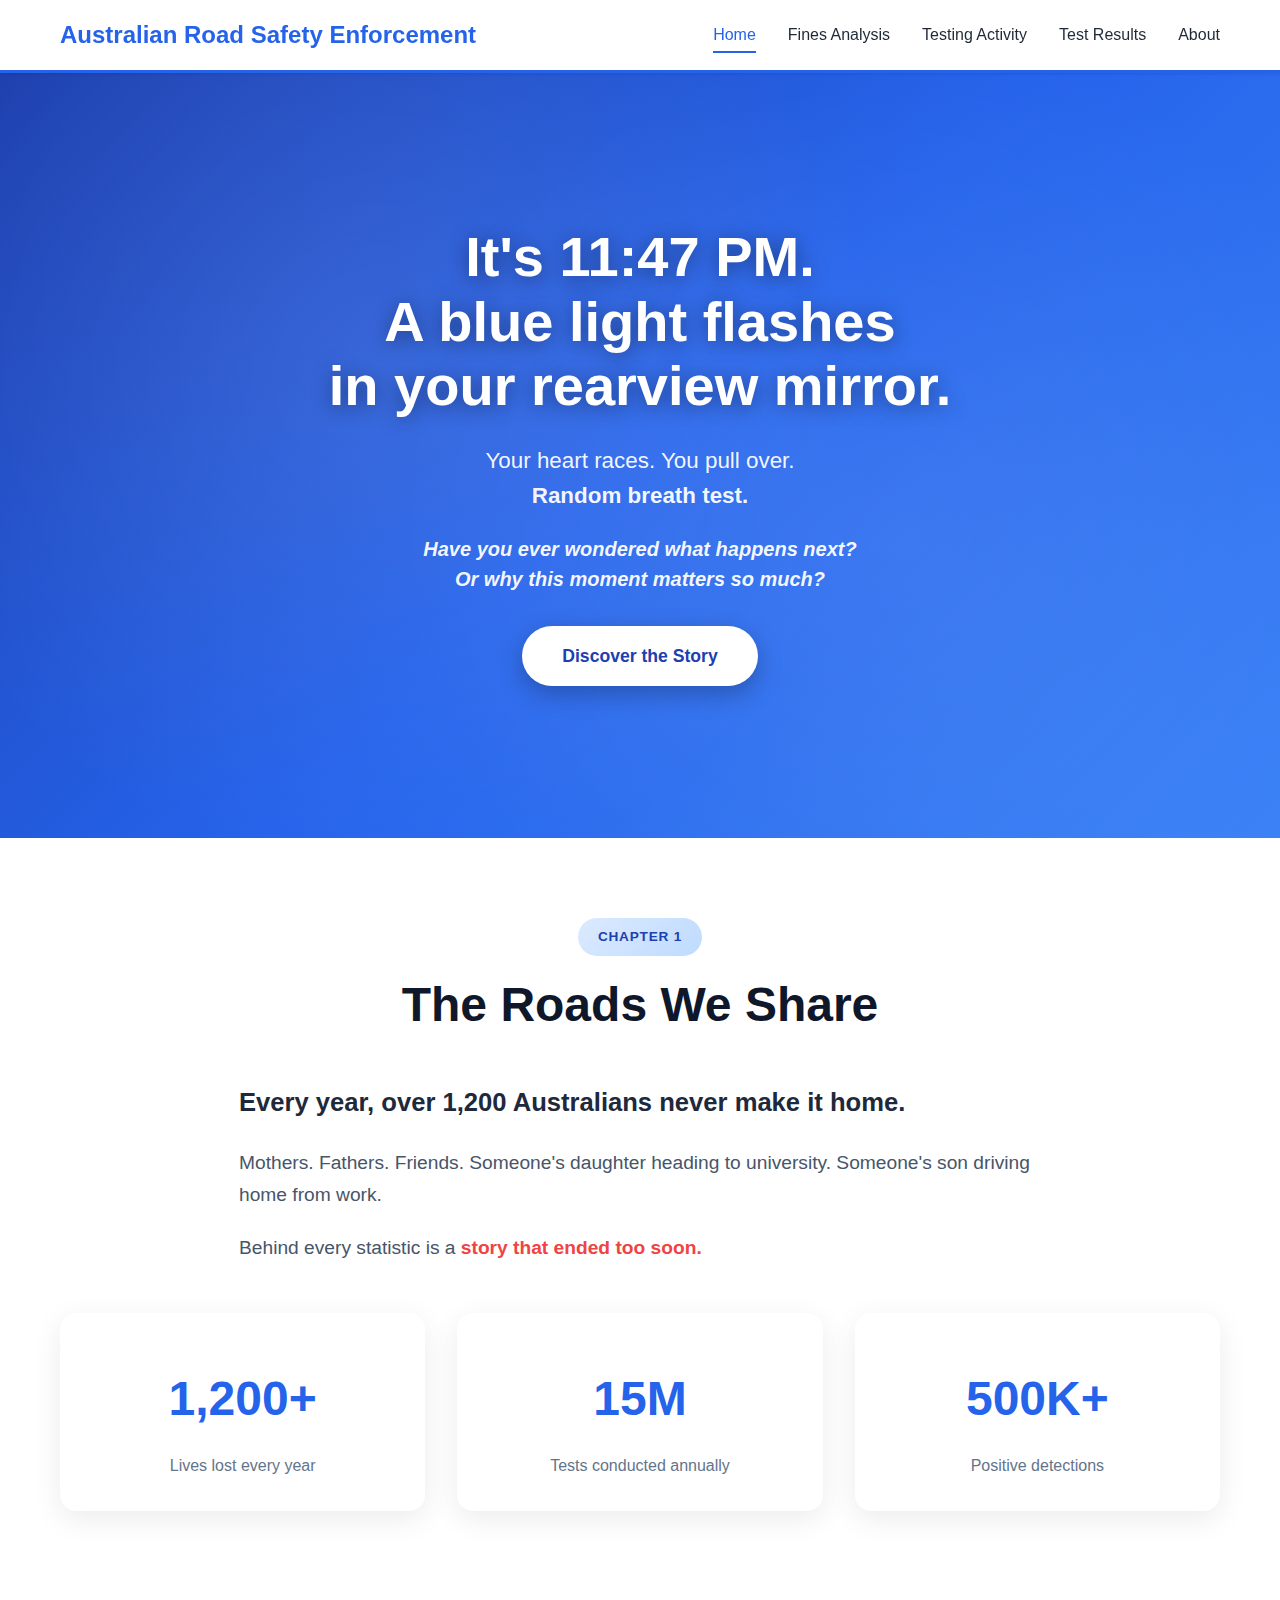
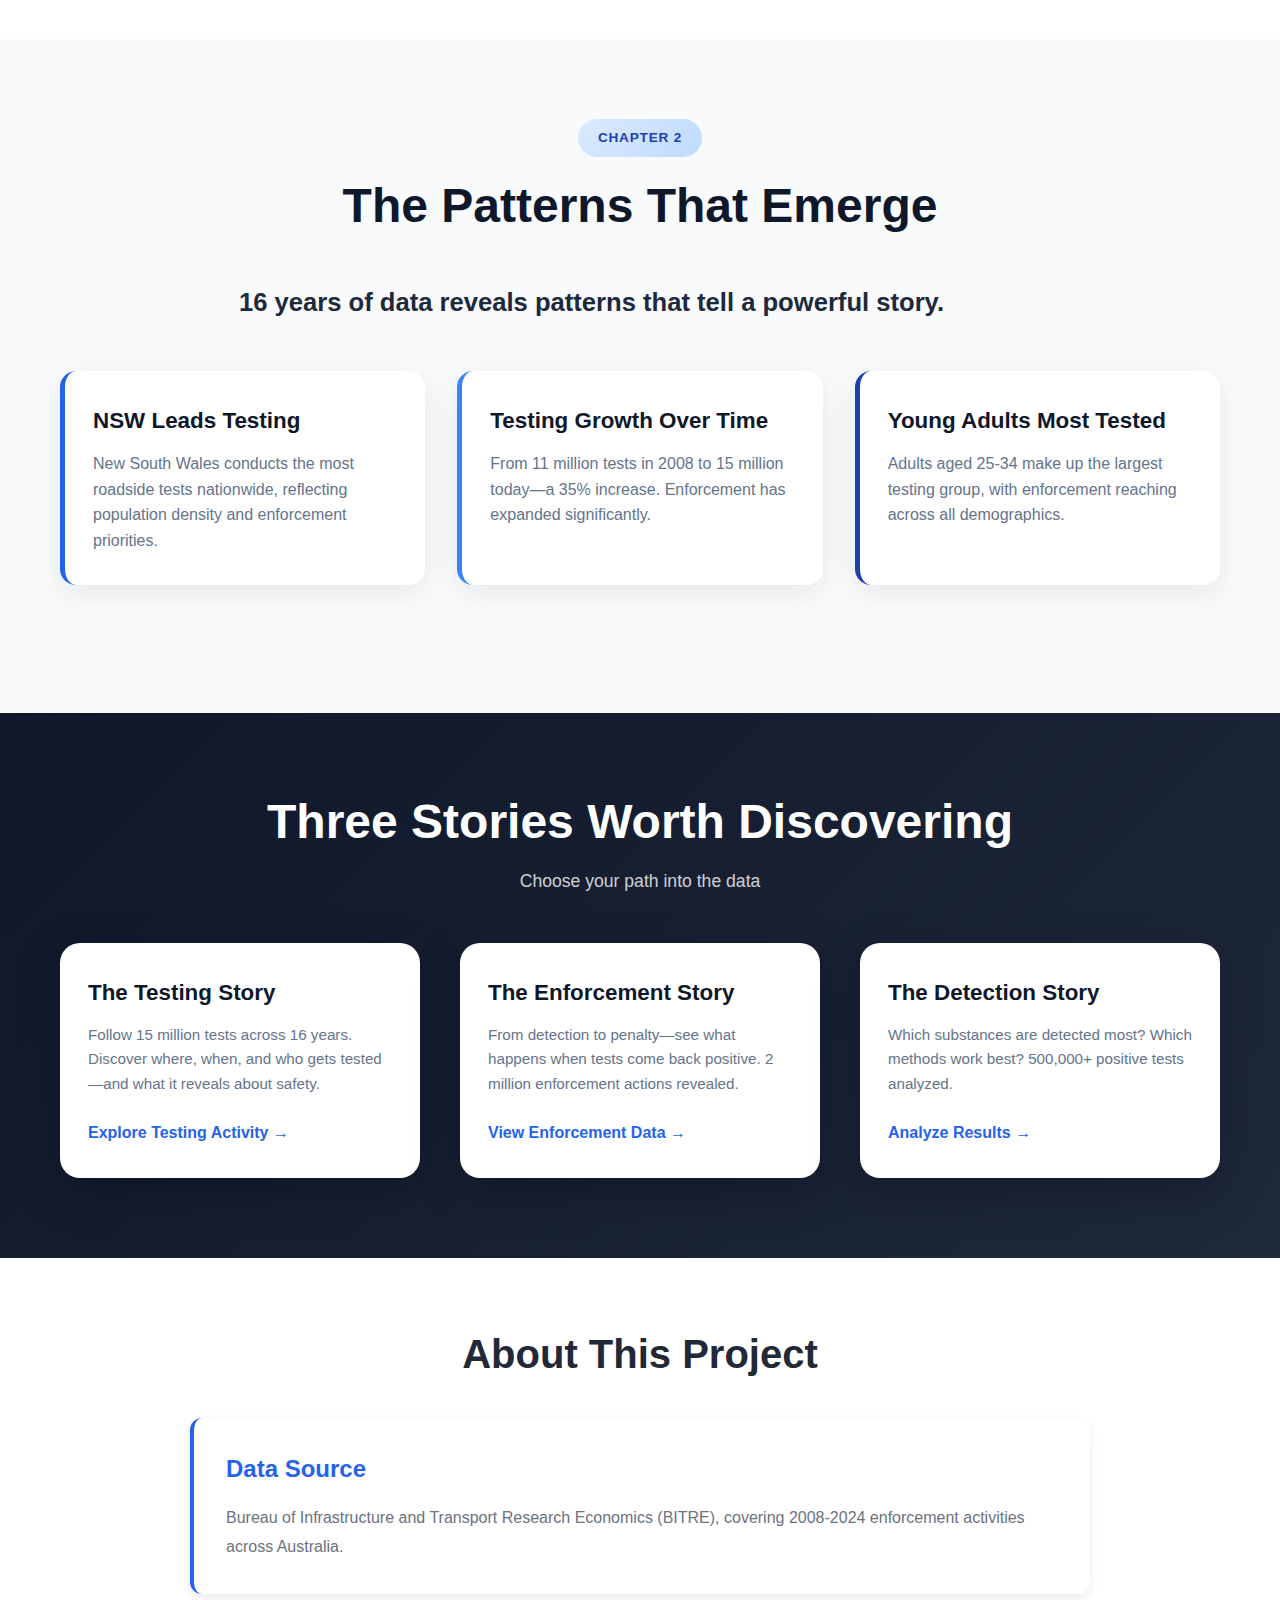
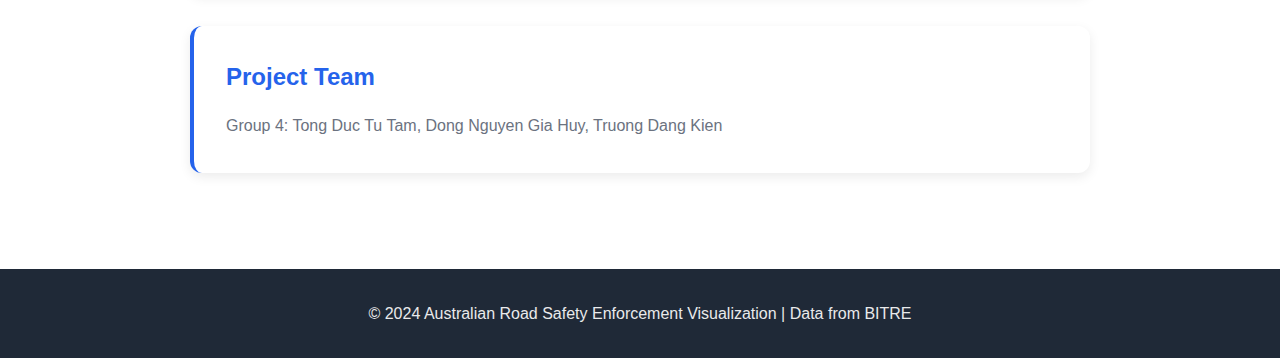
<file: WebDesign/index.html>
<!DOCTYPE html>
<html lang="en">
<head>
    <meta charset="UTF-8">
    <meta name="viewport" content="width=device-width, initial-scale=1.0, maximum-scale=5.0, user-scalable=yes">
    <meta name="apple-mobile-web-app-capable" content="yes">
    <meta name="apple-mobile-web-app-status-bar-style" content="black-translucent">
    <meta name="format-detection" content="telephone=no">
    <title>Australian Road Safety Enforcement - A Story Worth Telling</title>
    <link rel="icon" type="image/svg+xml" href="images/webicon.svg">
    <link rel="stylesheet" href="css/styles.css">
</head>
<body>
    <!-- Navigation Overlay -->
    <div class="nav-overlay"></div>
    
    <header>
        <nav class="navbar">
            <div class="container">
                <h1 class="logo">Australian Road Safety Enforcement</h1>
                
                <!-- Hamburger Menu Button -->
                <button class="hamburger" aria-label="Toggle menu">
                    <span></span>
                    <span></span>
                    <span></span>
                </button>
                
                <ul class="nav-links">
                    <li><a href="index.html" class="active">Home</a></li>
                    <li><a href="fines.html">Fines Analysis</a></li>
                    <li><a href="testing.html">Testing Activity</a></li>
                    <li><a href="results.html">Test Results</a></li>
                    <li><a href="#about">About</a></li>
                </ul>
            </div>
        </nav>
    </header>

    <main>
        <!-- Hero Section -->
        <section class="story-hero">
            <div class="story-hero-bg"></div>
            <div class="container">
                <div class="story-hero-content">
                    <h1 class="story-hero-title">
                        It's 11:47 PM.<br>
                        A blue light flashes<br>
                        in your rearview mirror.
                    </h1>
                    <p class="story-hero-lead">
                        Your heart races. You pull over.<br>
                        <strong>Random breath test.</strong>
                    </p>
                    <p class="story-hero-question">
                        Have you ever wondered what happens next?<br>
                        Or why this moment matters so much?
                    </p>
                    <a href="#the-story" class="story-btn-discover">
                        Discover the Story
                    </a>
                </div>
            </div>
        </section>

        <!-- Chapter 1: The Reality -->
        <section id="the-story" class="story-section">
            <div class="container">
                <div class="story-chapter">
                    <span class="story-chapter-label">Chapter 1</span>
                    <h2 class="story-chapter-title">The Roads We Share</h2>
                </div>

                <div class="story-narrative-block">
                    <p class="story-text-large">
                        Every year, <strong>over 1,200 Australians</strong> never make it home.
                    </p>
                    <p class="story-text-medium">
                        Mothers. Fathers. Friends. Someone's daughter heading to university. 
                        Someone's son driving home from work.
                    </p>
                    <p class="story-text-medium">
                        Behind every statistic is a <span class="story-highlight-text">story that ended too soon.</span>
                    </p>
                </div>

                <div class="story-visual-impact">
                    <div class="story-impact-moment">
                        <div class="story-impact-stat-hero">1,200+</div>
                        <p class="story-impact-caption">Lives lost every year</p>
                    </div>
                    <div class="story-impact-moment">
                        <div class="story-impact-stat-hero">15M</div>
                        <p class="story-impact-caption">Tests conducted annually</p>
                    </div>
                    <div class="story-impact-moment">
                        <div class="story-impact-stat-hero">500K+</div>
                        <p class="story-impact-caption">Positive detections</p>
                    </div>
                </div>
            </div>
        </section>

        <!-- Chapter 2: The Patterns -->
        <section class="story-section" style="background: #f8fafc;">
            <div class="container">
                <div class="story-chapter">
                    <span class="story-chapter-label">Chapter 2</span>
                    <h2 class="story-chapter-title">The Patterns That Emerge</h2>
                </div>

                <div class="story-narrative-block">
                    <p class="story-text-large">
                        <strong>16 years of data</strong> reveals patterns that tell a powerful story.
                    </p>
                </div>

                <div class="story-discovery-cards">
                    <div class="story-discovery-card">
                        <h3 class="story-discovery-title">NSW Leads Testing</h3>
                        <p class="story-discovery-text">
                            New South Wales conducts the most roadside tests nationwide, 
                            reflecting population density and enforcement priorities.
                        </p>
                    </div>

                    <div class="story-discovery-card">
                        <h3 class="story-discovery-title">Testing Growth Over Time</h3>
                        <p class="story-discovery-text">
                            From 11 million tests in 2008 to 15 million today—a 35% increase. 
                            Enforcement has expanded significantly.
                        </p>
                    </div>

                    <div class="story-discovery-card">
                        <h3 class="story-discovery-title">Young Adults Most Tested</h3>
                        <p class="story-discovery-text">
                            Adults aged 25-34 make up the largest testing group, 
                            with enforcement reaching across all demographics.
                        </p>
                    </div>
                </div>
            </div>
        </section>

        <!-- Chapter 3: Explore the Data -->
        <section id="explore" class="story-section" style="background: linear-gradient(135deg, #0f172a 0%, #1e293b 100%);">
            <div class="container">
                <div class="story-chapter">
                    <h2 class="story-chapter-title" style="color: white;">Three Stories Worth Discovering</h2>
                    <p style="color: rgba(255,255,255,0.8); font-size: 1.1rem; margin-top: 1rem;">
                        Choose your path into the data
                    </p>
                </div>

                <div class="story-explore-grid">
                    <a href="testing.html" class="story-explore-card">
                        <h3 class="story-explore-title">The Testing Story</h3>
                        <p class="story-explore-desc">
                            Follow 15 million tests across 16 years. Discover where, when, 
                            and who gets tested—and what it reveals about safety.
                        </p>
                        <span class="story-explore-cta">Explore Testing Activity →</span>
                    </a>

                    <a href="fines.html" class="story-explore-card">
                        <h3 class="story-explore-title">The Enforcement Story</h3>
                        <p class="story-explore-desc">
                            From detection to penalty—see what happens when tests come back positive. 
                            2 million enforcement actions revealed.
                        </p>
                        <span class="story-explore-cta">View Enforcement Data →</span>
                    </a>

                    <a href="results.html" class="story-explore-card">
                        <h3 class="story-explore-title">The Detection Story</h3>
                        <p class="story-explore-desc">
                            Which substances are detected most? Which methods work best? 
                            500,000+ positive tests analyzed.
                        </p>
                        <span class="story-explore-cta">Analyze Results →</span>
                    </a>
                </div>
            </div>
        </section>

        <!-- About Section -->
        <section id="about" class="section">
            <div class="container">
                <h2 class="section-title">About This Project</h2>
                <div class="about-content">
                    <div class="about-block">
                        <h3>Data Source</h3>
                        <p>
                            Bureau of Infrastructure and Transport Research Economics (BITRE), 
                            covering 2008-2024 enforcement activities across Australia.
                        </p>
                    </div>
                    <div class="about-block">
                        <h3>Project Team</h3>
                        <p>Group 4: Tong Duc Tu Tam, Dong Nguyen Gia Huy, Truong Dang Kien</p>
                    </div>
                </div>
            </div>
        </section>
    </main>

    <footer>
        <div class="container">
            <p>&copy; 2024 Australian Road Safety Enforcement Visualization | Data from BITRE</p>
        </div>
    </footer>

    <script src="js/main.js"></script>
</body>
</html>
</file>
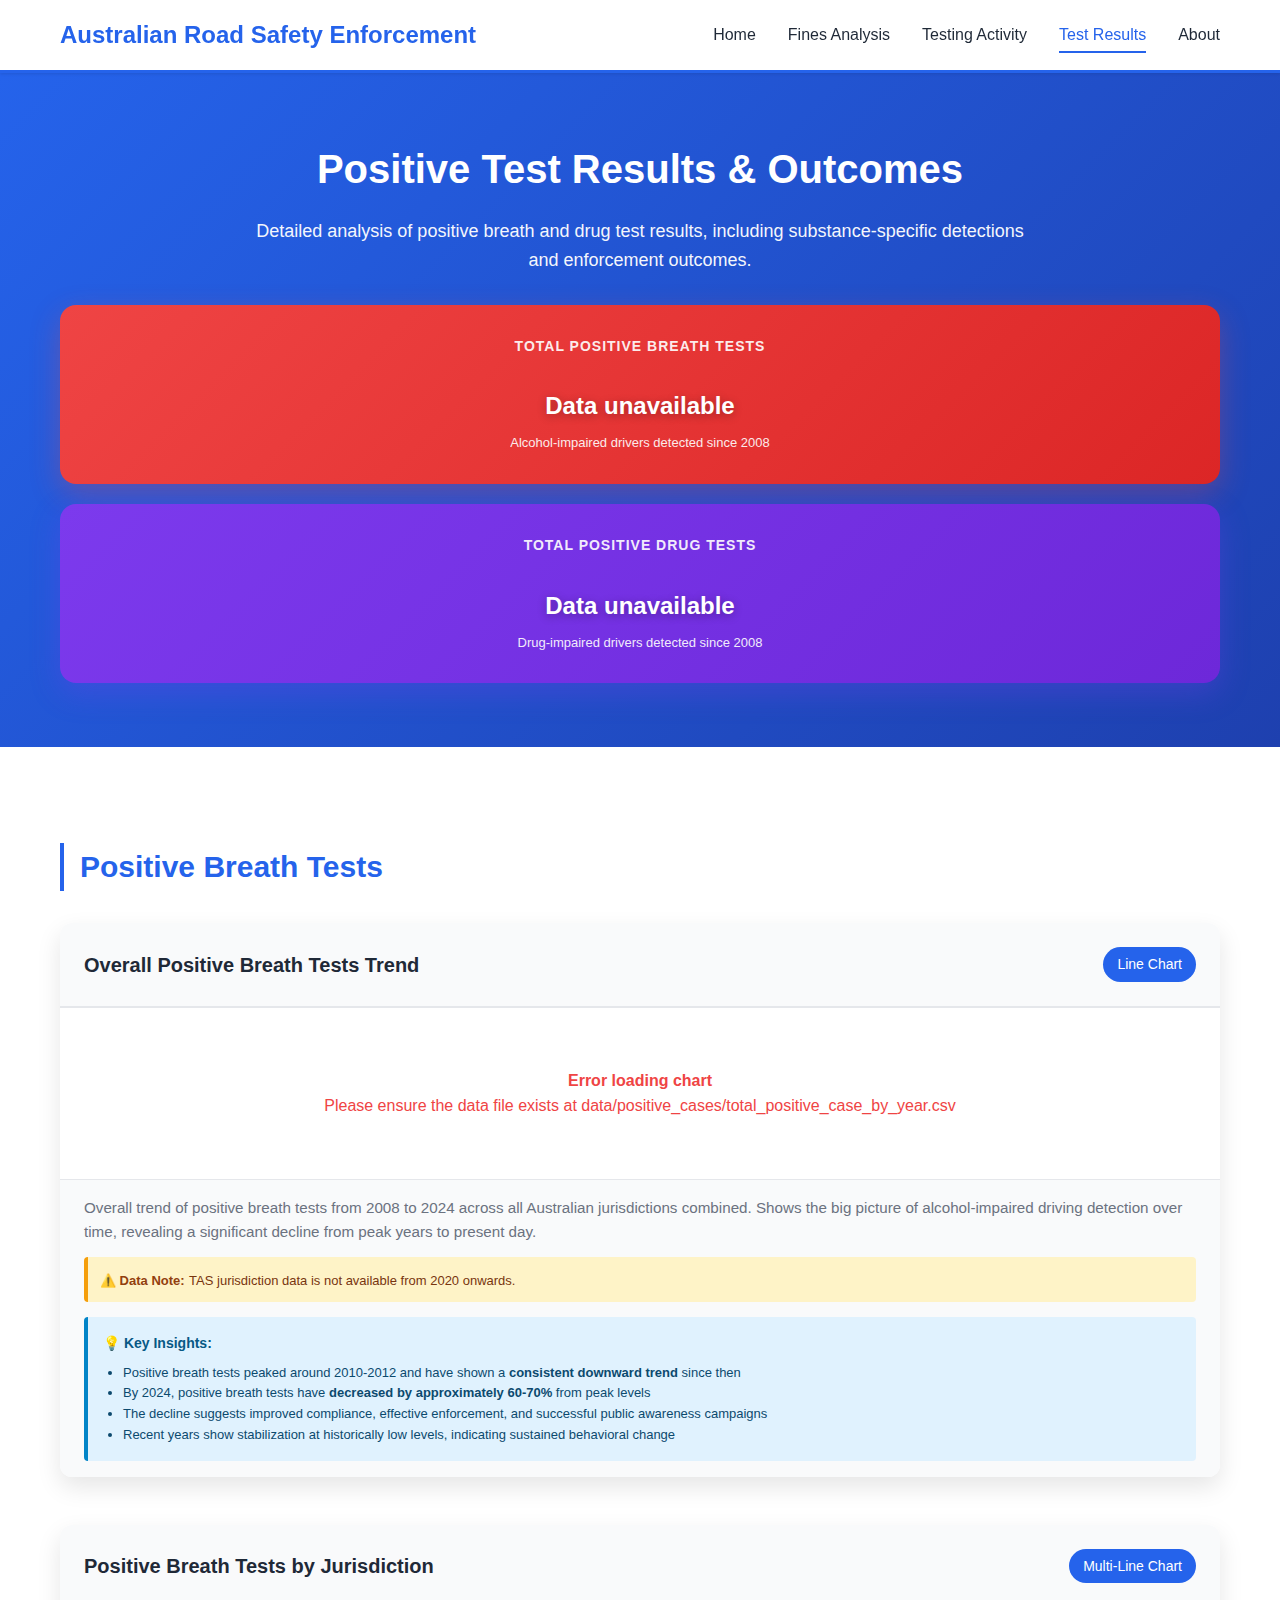
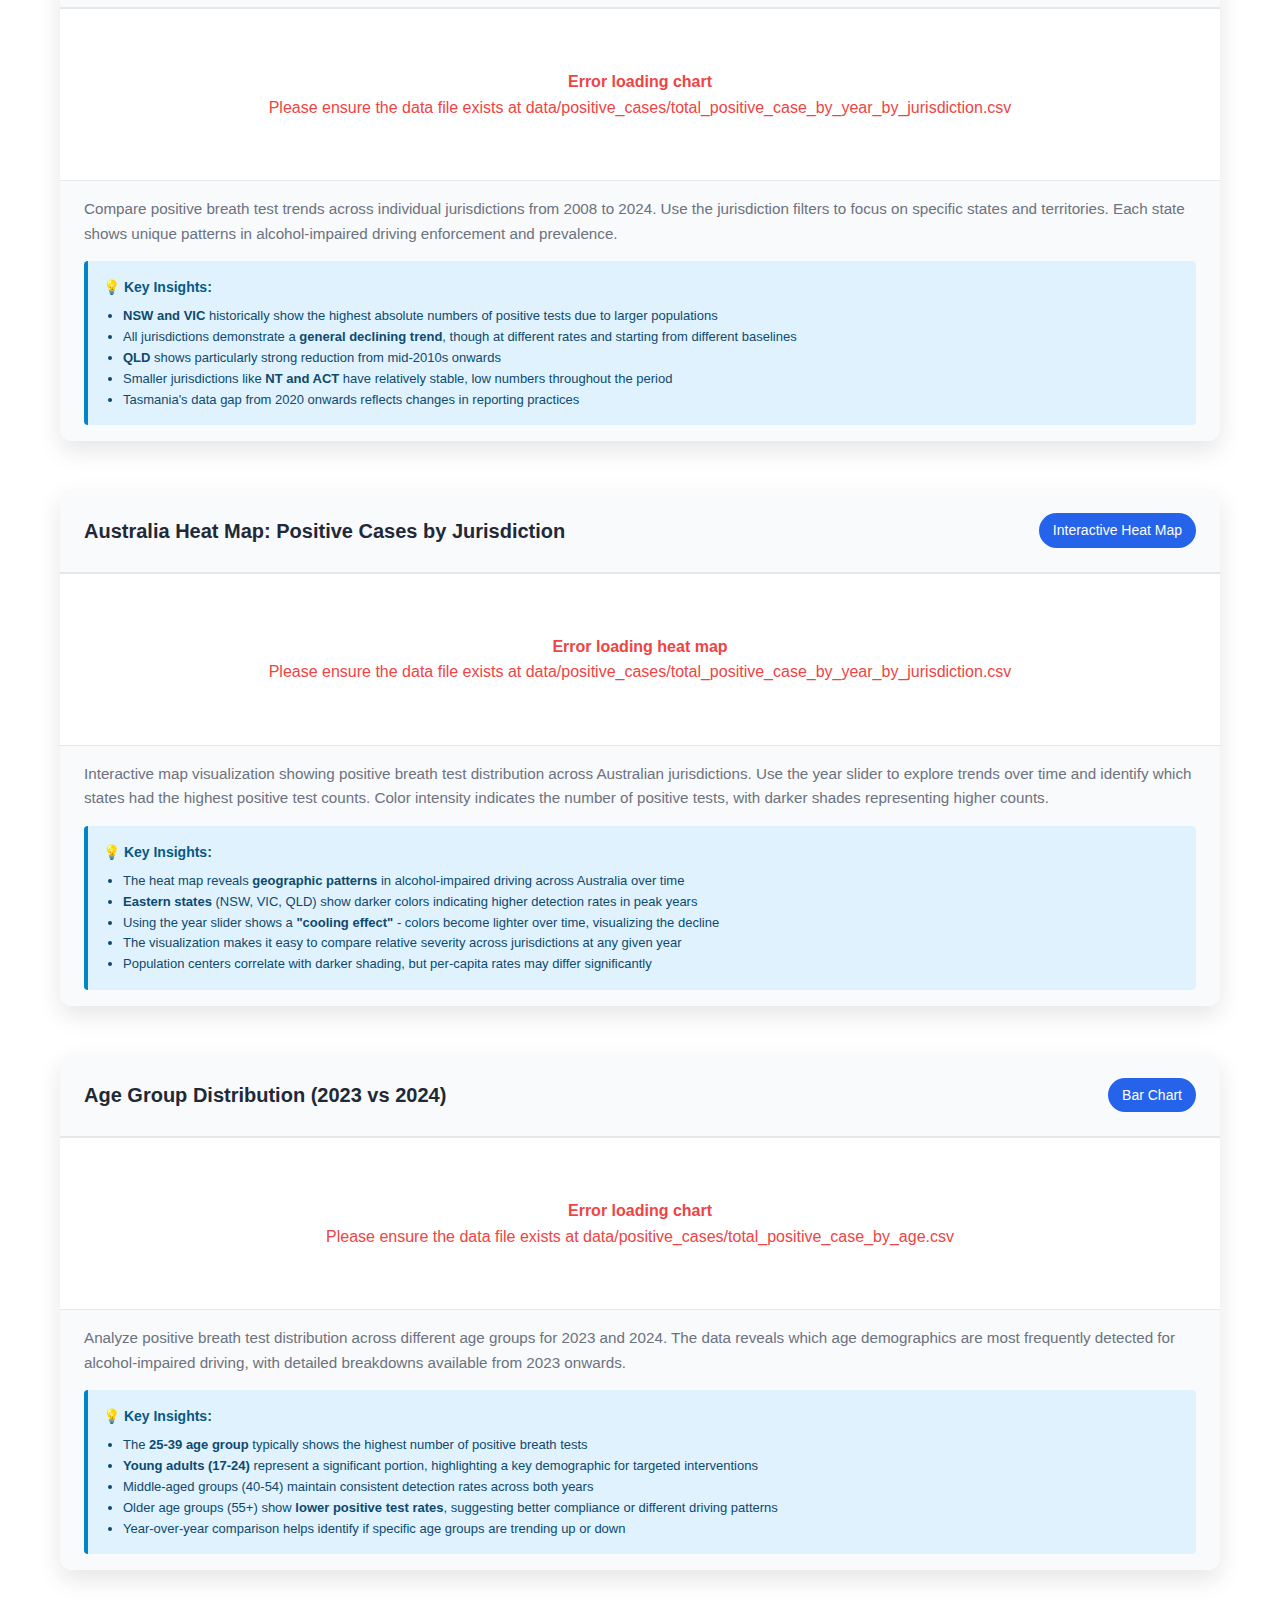
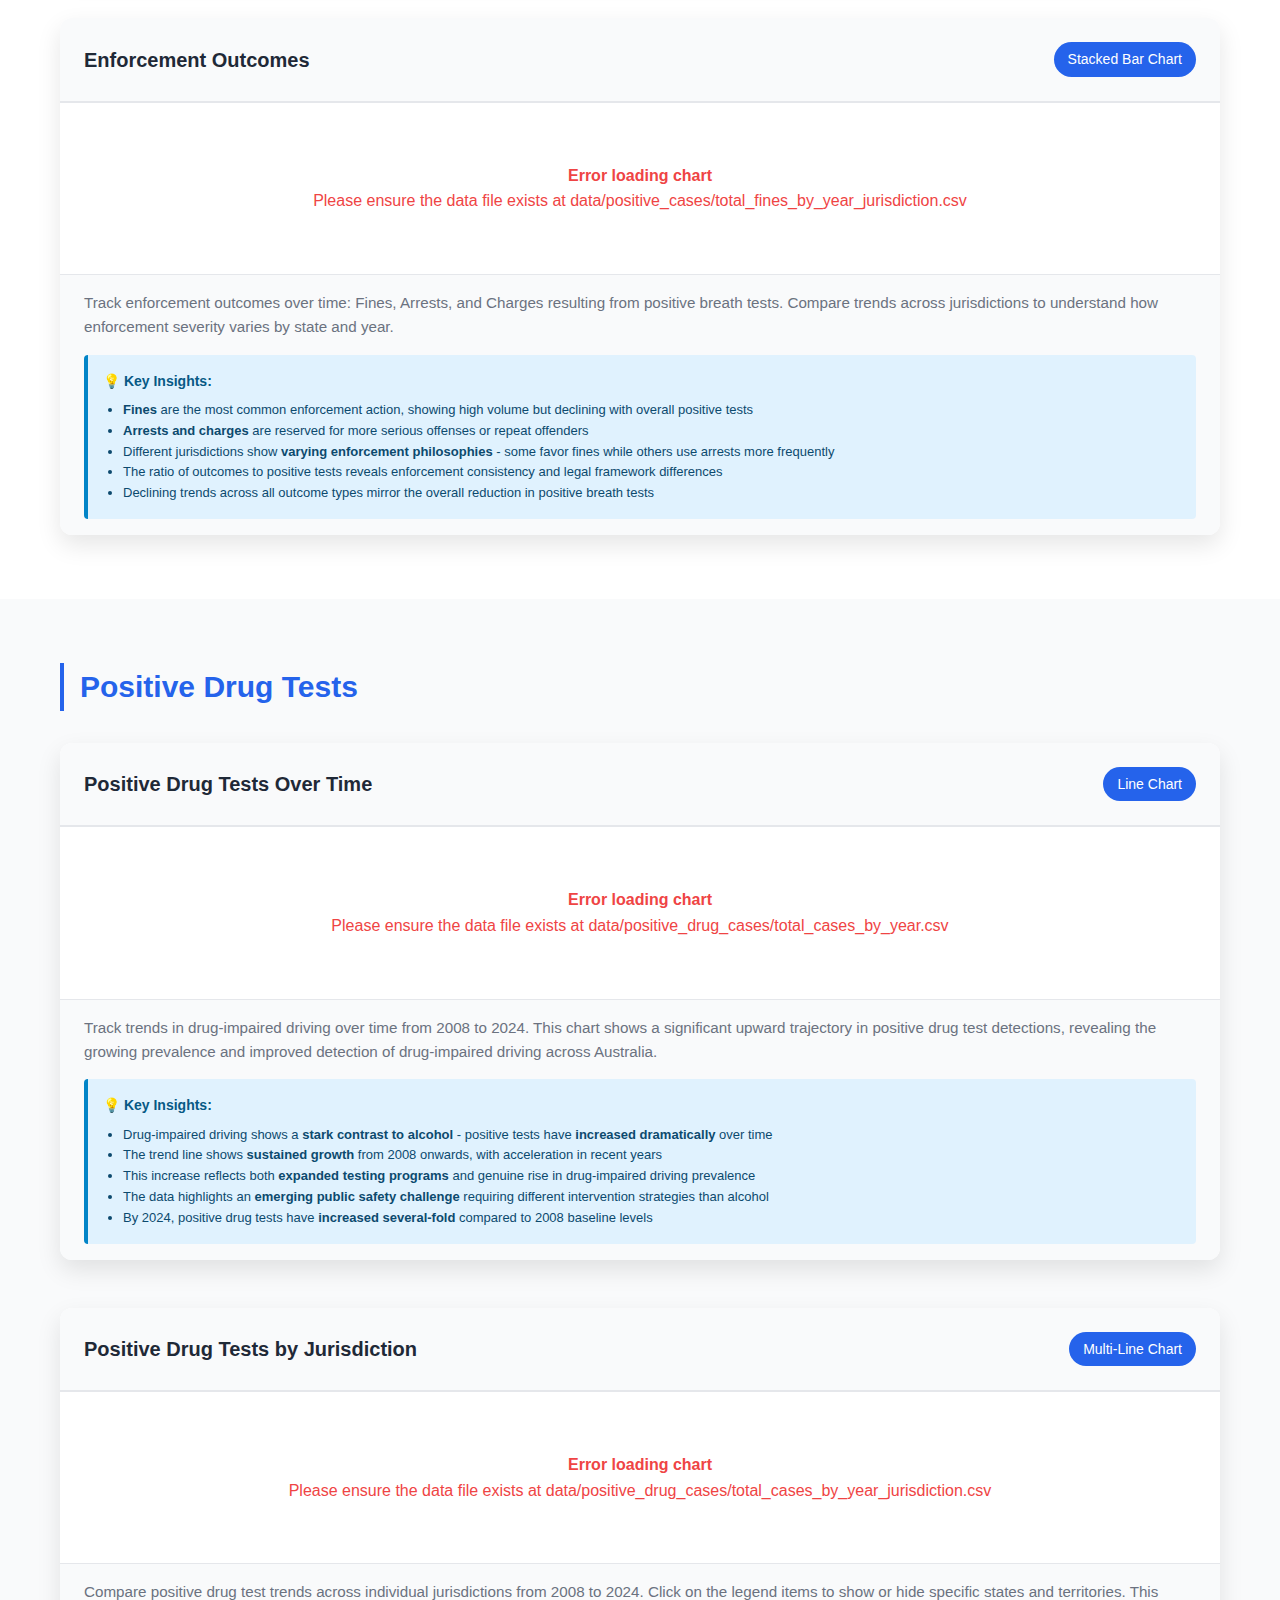
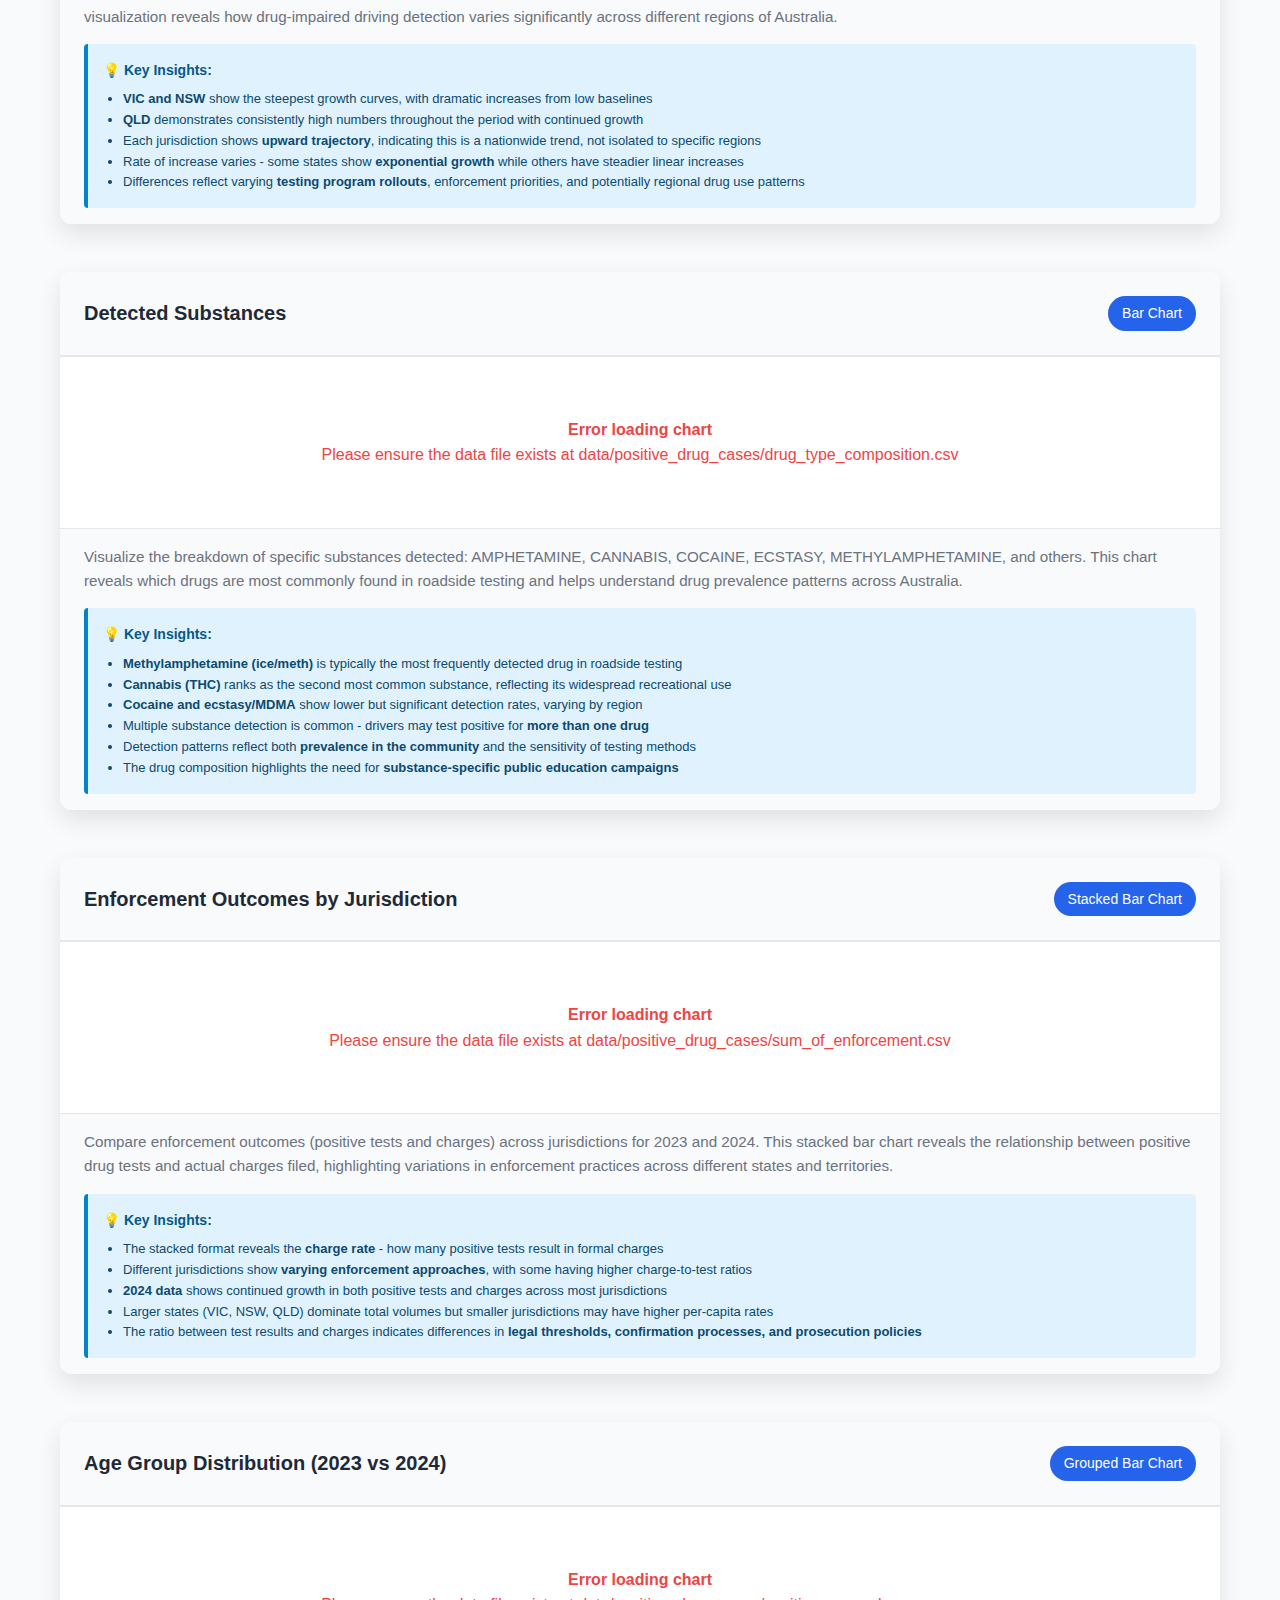
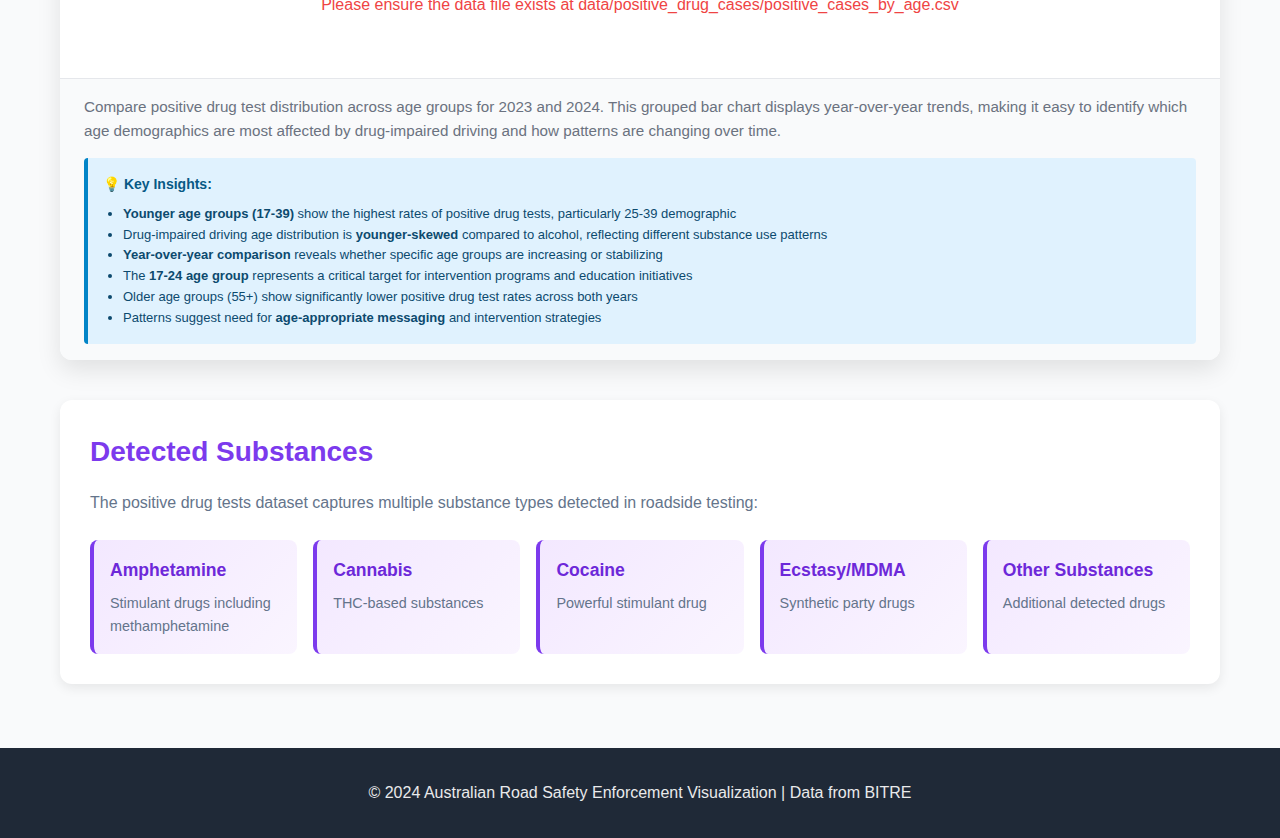
<file: WebDesign/results.html>
<!DOCTYPE html>
<html lang="en">
<head>
    <meta charset="UTF-8">
    <meta name="viewport" content="width=device-width, initial-scale=1.0, maximum-scale=5.0, user-scalable=yes">
    <meta name="apple-mobile-web-app-capable" content="yes">
    <meta name="apple-mobile-web-app-status-bar-style" content="black-translucent">
    <meta name="format-detection" content="telephone=no">
    <title>Test Results - Australian Road Safety</title>
    <link rel="icon" type="image/svg+xml" href="images/webicon.svg">
    <link rel="stylesheet" href="css/styles.css">
</head>
<body>
    <!-- Navigation Overlay -->
    <div class="nav-overlay"></div>
    
    <header>
        <nav class="navbar">
            <div class="container">
                <h1 class="logo">Australian Road Safety Enforcement</h1>
                
                <!-- Hamburger Menu Button -->
                <button class="hamburger" aria-label="Toggle menu">
                    <span></span>
                    <span></span>
                    <span></span>
                </button>
                
                <ul class="nav-links">
                    <li><a href="index.html">Home</a></li>
                    <li><a href="fines.html">Fines Analysis</a></li>
                    <li><a href="testing.html">Testing Activity</a></li>
                    <li><a href="results.html" class="active">Test Results</a></li>
                    <li><a href="index.html#about">About</a></li>
                </ul>
            </div>
        </nav>
    </header>

    <main>
        <!-- Page Header -->
        <section class="page-header">
            <div class="container">
                <h1>Positive Test Results & Outcomes</h1>
                <p class="page-description">
                    Detailed analysis of positive breath and drug test results, 
                    including substance-specific detections and enforcement outcomes.
                </p>
                
                <!-- Impact Stats Banner - Breath Tests -->
                <div style="margin-top: 30px; padding: 30px; background: linear-gradient(135deg, #ef4444 0%, #dc2626 100%); border-radius: 16px; box-shadow: 0 10px 30px rgba(239, 68, 68, 0.3); text-align: center; color: white;">
                    <div style="display: flex; align-items: center; justify-content: center; gap: 20px; flex-wrap: wrap;">
                        <div style="flex: 1; min-width: 200px;">
                            <div style="font-size: 14px; font-weight: 600; text-transform: uppercase; letter-spacing: 1px; opacity: 0.9; margin-bottom: 10px;">Total Positive Breath Tests</div>
                            <div id="total-positive-count" style="font-size: 56px; font-weight: 800; line-height: 1; text-shadow: 0 2px 10px rgba(0,0,0,0.3);">
                                <span style="opacity: 0.5;">Loading...</span>
                            </div>
                            <div style="font-size: 13px; margin-top: 10px; opacity: 0.9;">Alcohol-impaired drivers detected since 2008</div>
                        </div>
                        <div style="border-left: 2px solid rgba(255,255,255,0.3); height: 80px; display: none;" id="stats-divider"></div>
                        <div style="flex: 1; min-width: 200px; text-align: left; max-width: 400px; display: none;" id="stats-message">
                            <div style="font-size: 16px; font-weight: 600; margin-bottom: 8px;">Every number represents a life at risk</div>
                            <div style="font-size: 14px; opacity: 0.95; line-height: 1.5;">This data reflects real enforcement actions against alcohol-impaired driving across Australia. Together, we can reduce these numbers through awareness and responsibility.</div>
                        </div>
                    </div>
                </div>

                <!-- Impact Stats Banner - Drug Tests -->
                <div style="margin-top: 20px; padding: 30px; background: linear-gradient(135deg, #7c3aed 0%, #6d28d9 100%); border-radius: 16px; box-shadow: 0 10px 30px rgba(124, 58, 237, 0.3); text-align: center; color: white;">
                    <div style="display: flex; align-items: center; justify-content: center; gap: 20px; flex-wrap: wrap;">
                        <div style="flex: 1; min-width: 200px;">
                            <div style="font-size: 14px; font-weight: 600; text-transform: uppercase; letter-spacing: 1px; opacity: 0.9; margin-bottom: 10px;">Total Positive Drug Tests</div>
                            <div id="total-drug-count" style="font-size: 56px; font-weight: 800; line-height: 1; text-shadow: 0 2px 10px rgba(0,0,0,0.3);">
                                <span style="opacity: 0.5;">Loading...</span>
                            </div>
                            <div style="font-size: 13px; margin-top: 10px; opacity: 0.9;">Drug-impaired drivers detected since 2008</div>
                        </div>
                        <div style="border-left: 2px solid rgba(255,255,255,0.3); height: 80px; display: none;" id="drug-stats-divider"></div>
                        <div style="flex: 1; min-width: 200px; text-align: left; max-width: 400px; display: none;" id="drug-stats-message">
                            <div style="font-size: 16px; font-weight: 600; margin-bottom: 8px;">Growing Challenge</div>
                            <div style="font-size: 14px; opacity: 0.95; line-height: 1.5;">Drug-impaired driving detections have shown significant growth over the years, highlighting the importance of continued enforcement and public awareness initiatives across Australia.</div>
                        </div>
                    </div>
                </div>
            </div>
        </section>

        <!-- Positive Breath Tests Section -->
        <section id="breath-tests" class="section">
            <div class="container">
                <h2 class="subsection-title">Positive Breath Tests</h2>
                
                <div class="visualizations-grid">
                    <!-- Overall Trend Chart -->
                    <div class="viz-card">
                        <div class="viz-header">
                            <h3>Overall Positive Breath Tests Trend</h3>
                            <span class="viz-type">Line Chart</span>
                        </div>
                        <div id="overall-positive-chart" style="padding: 20px; width: 100%; max-width: 100%; overflow-x: auto;">
                            <!-- Chart will be rendered here -->
                        </div>
                        <div class="viz-description">
                            <p>Overall trend of positive breath tests from 2008 to 2024 across all Australian jurisdictions combined. Shows the big picture of alcohol-impaired driving detection over time, revealing a significant decline from peak years to present day.</p>
                            <div style="margin-top: 12px; padding: 10px 12px; background: #fef3c7; border-left: 4px solid #f59e0b; border-radius: 4px;">
                                <strong style="color: #92400e; font-size: 13px;">⚠️ Data Note:</strong>
                                <span style="color: #78350f; font-size: 13px;"> TAS jurisdiction data is not available from 2020 onwards.</span>
                            </div>
                            <div style="margin-top: 15px; padding: 15px; background: #e0f2fe; border-left: 4px solid #0284c7; border-radius: 4px;">
                                <strong style="color: #075985; font-size: 14px; display: block; margin-bottom: 8px;">💡 Key Insights:</strong>
                                <ul style="color: #0c4a6e; font-size: 13px; margin: 0; padding-left: 20px; line-height: 1.6;">
                                    <li>Positive breath tests peaked around 2010-2012 and have shown a <strong>consistent downward trend</strong> since then</li>
                                    <li>By 2024, positive breath tests have <strong>decreased by approximately 60-70%</strong> from peak levels</li>
                                    <li>The decline suggests improved compliance, effective enforcement, and successful public awareness campaigns</li>
                                    <li>Recent years show stabilization at historically low levels, indicating sustained behavioral change</li>
                                </ul>
                            </div>
                        </div>
                    </div>

                    <!-- By Jurisdiction Chart -->
                    <div class="viz-card">
                        <div class="viz-header">
                            <h3>Positive Breath Tests by Jurisdiction</h3>
                            <span class="viz-type">Multi-Line Chart</span>
                        </div>
                        <div id="positive-breath-chart" style="padding: 20px; width: 100%; max-width: 100%; overflow-x: auto;">
                            <!-- Chart will be rendered here -->
                        </div>
                        <div class="viz-description">
                            <p>Compare positive breath test trends across individual jurisdictions from 2008 to 2024. Use the jurisdiction filters to focus on specific states and territories. Each state shows unique patterns in alcohol-impaired driving enforcement and prevalence.</p>
                            <div style="margin-top: 15px; padding: 15px; background: #e0f2fe; border-left: 4px solid #0284c7; border-radius: 4px;">
                                <strong style="color: #075985; font-size: 14px; display: block; margin-bottom: 8px;">💡 Key Insights:</strong>
                                <ul style="color: #0c4a6e; font-size: 13px; margin: 0; padding-left: 20px; line-height: 1.6;">
                                    <li><strong>NSW and VIC</strong> historically show the highest absolute numbers of positive tests due to larger populations</li>
                                    <li>All jurisdictions demonstrate a <strong>general declining trend</strong>, though at different rates and starting from different baselines</li>
                                    <li><strong>QLD</strong> shows particularly strong reduction from mid-2010s onwards</li>
                                    <li>Smaller jurisdictions like <strong>NT and ACT</strong> have relatively stable, low numbers throughout the period</li>
                                    <li>Tasmania's data gap from 2020 onwards reflects changes in reporting practices</li>
                                </ul>
                            </div>
                        </div>
                    </div>

                    <!-- Australia Heat Map -->
                    <div class="viz-card">
                        <div class="viz-header">
                            <h3>Australia Heat Map: Positive Cases by Jurisdiction</h3>
                            <span class="viz-type">Interactive Heat Map</span>
                        </div>
                        <div id="australia-heatmap" style="padding: 20px; width: 100%; max-width: 100%; overflow-x: auto;">
                            <!-- Heat map will be rendered here -->
                        </div>
                        <div class="viz-description">
                            <p>Interactive map visualization showing positive breath test distribution across Australian jurisdictions. Use the year slider to explore trends over time and identify which states had the highest positive test counts. Color intensity indicates the number of positive tests, with darker shades representing higher counts.</p>
                            <div style="margin-top: 15px; padding: 15px; background: #e0f2fe; border-left: 4px solid #0284c7; border-radius: 4px;">
                                <strong style="color: #075985; font-size: 14px; display: block; margin-bottom: 8px;">💡 Key Insights:</strong>
                                <ul style="color: #0c4a6e; font-size: 13px; margin: 0; padding-left: 20px; line-height: 1.6;">
                                    <li>The heat map reveals <strong>geographic patterns</strong> in alcohol-impaired driving across Australia over time</li>
                                    <li><strong>Eastern states</strong> (NSW, VIC, QLD) show darker colors indicating higher detection rates in peak years</li>
                                    <li>Using the year slider shows a <strong>"cooling effect"</strong> - colors become lighter over time, visualizing the decline</li>
                                    <li>The visualization makes it easy to compare relative severity across jurisdictions at any given year</li>
                                    <li>Population centers correlate with darker shading, but per-capita rates may differ significantly</li>
                                </ul>
                            </div>
                        </div>
                    </div>

                    <!-- Age Bar Chart -->
                    <div class="viz-card">
                        <div class="viz-header">
                            <h3>Age Group Distribution (2023 vs 2024)</h3>
                            <span class="viz-type">Bar Chart</span>
                        </div>
                        <div id="age-bar-chart" style="padding: 20px; width: 100%; max-width: 100%; overflow-x: auto;">
                            <!-- Chart will be rendered here -->
                        </div>
                        <div class="viz-description">
                            <p>Analyze positive breath test distribution across different age groups for 2023 and 2024. The data reveals which age demographics are most frequently detected for alcohol-impaired driving, with detailed breakdowns available from 2023 onwards.</p>
                            <div style="margin-top: 15px; padding: 15px; background: #e0f2fe; border-left: 4px solid #0284c7; border-radius: 4px;">
                                <strong style="color: #075985; font-size: 14px; display: block; margin-bottom: 8px;">💡 Key Insights:</strong>
                                <ul style="color: #0c4a6e; font-size: 13px; margin: 0; padding-left: 20px; line-height: 1.6;">
                                    <li>The <strong>25-39 age group</strong> typically shows the highest number of positive breath tests</li>
                                    <li><strong>Young adults (17-24)</strong> represent a significant portion, highlighting a key demographic for targeted interventions</li>
                                    <li>Middle-aged groups (40-54) maintain consistent detection rates across both years</li>
                                    <li>Older age groups (55+) show <strong>lower positive test rates</strong>, suggesting better compliance or different driving patterns</li>
                                    <li>Year-over-year comparison helps identify if specific age groups are trending up or down</li>
                                </ul>
                            </div>
                        </div>
                    </div>

                    <div class="viz-card">
                        <div class="viz-header">
                            <h3>Enforcement Outcomes</h3>
                            <span class="viz-type">Stacked Bar Chart</span>
                        </div>
                        <div id="enforcement-outcomes-chart" style="padding: 20px; width: 100%; max-width: 100%; overflow-x: auto;">
                            <!-- Chart will be rendered here -->
                        </div>
                        <div class="viz-description">
                            <p>Track enforcement outcomes over time: Fines, Arrests, and Charges resulting from positive breath tests. Compare trends across jurisdictions to understand how enforcement severity varies by state and year.</p>
                            <div style="margin-top: 15px; padding: 15px; background: #e0f2fe; border-left: 4px solid #0284c7; border-radius: 4px;">
                                <strong style="color: #075985; font-size: 14px; display: block; margin-bottom: 8px;">💡 Key Insights:</strong>
                                <ul style="color: #0c4a6e; font-size: 13px; margin: 0; padding-left: 20px; line-height: 1.6;">
                                    <li><strong>Fines</strong> are the most common enforcement action, showing high volume but declining with overall positive tests</li>
                                    <li><strong>Arrests and charges</strong> are reserved for more serious offenses or repeat offenders</li>
                                    <li>Different jurisdictions show <strong>varying enforcement philosophies</strong> - some favor fines while others use arrests more frequently</li>
                                    <li>The ratio of outcomes to positive tests reveals enforcement consistency and legal framework differences</li>
                                    <li>Declining trends across all outcome types mirror the overall reduction in positive breath tests</li>
                                </ul>
                            </div>
                        </div>
                    </div>
                </div>
            </div>
        </section>

        <!-- Positive Drug Tests Section -->
        <section id="drug-tests" class="section section-alt">
            <div class="container">
                <h2 class="subsection-title">Positive Drug Tests</h2>
                
                <div class="visualizations-grid">
                    <div class="viz-card">
                        <div class="viz-header">
                            <h3>Positive Drug Tests Over Time</h3>
                            <span class="viz-type">Line Chart</span>
                        </div>
                        <div id="positive-drug-chart" style="padding: 20px; width: 100%; max-width: 100%; overflow-x: auto;">
                            <!-- Chart will be rendered here -->
                        </div>
                        <div class="viz-description">
                            <p>Track trends in drug-impaired driving over time from 2008 to 2024. This chart shows a significant upward trajectory in positive drug test detections, revealing the growing prevalence and improved detection of drug-impaired driving across Australia.</p>
                            <div style="margin-top: 15px; padding: 15px; background: #e0f2fe; border-left: 4px solid #0284c7; border-radius: 4px;">
                                <strong style="color: #075985; font-size: 14px; display: block; margin-bottom: 8px;">💡 Key Insights:</strong>
                                <ul style="color: #0c4a6e; font-size: 13px; margin: 0; padding-left: 20px; line-height: 1.6;">
                                    <li>Drug-impaired driving shows a <strong>stark contrast to alcohol</strong> - positive tests have <strong>increased dramatically</strong> over time</li>
                                    <li>The trend line shows <strong>sustained growth</strong> from 2008 onwards, with acceleration in recent years</li>
                                    <li>This increase reflects both <strong>expanded testing programs</strong> and genuine rise in drug-impaired driving prevalence</li>
                                    <li>The data highlights an <strong>emerging public safety challenge</strong> requiring different intervention strategies than alcohol</li>
                                    <li>By 2024, positive drug tests have <strong>increased several-fold</strong> compared to 2008 baseline levels</li>
                                </ul>
                            </div>
                        </div>
                    </div>

                    <div class="viz-card">
                        <div class="viz-header">
                            <h3>Positive Drug Tests by Jurisdiction</h3>
                            <span class="viz-type">Multi-Line Chart</span>
                        </div>
                        <div id="positive-drug-jurisdiction-chart" style="padding: 20px; width: 100%; max-width: 100%; overflow-x: auto;">
                            <!-- Chart will be rendered here -->
                        </div>
                        <div class="viz-description">
                            <p>Compare positive drug test trends across individual jurisdictions from 2008 to 2024. Click on the legend items to show or hide specific states and territories. This visualization reveals how drug-impaired driving detection varies significantly across different regions of Australia.</p>
                            <div style="margin-top: 15px; padding: 15px; background: #e0f2fe; border-left: 4px solid #0284c7; border-radius: 4px;">
                                <strong style="color: #075985; font-size: 14px; display: block; margin-bottom: 8px;">💡 Key Insights:</strong>
                                <ul style="color: #0c4a6e; font-size: 13px; margin: 0; padding-left: 20px; line-height: 1.6;">
                                    <li><strong>VIC and NSW</strong> show the steepest growth curves, with dramatic increases from low baselines</li>
                                    <li><strong>QLD</strong> demonstrates consistently high numbers throughout the period with continued growth</li>
                                    <li>Each jurisdiction shows <strong>upward trajectory</strong>, indicating this is a nationwide trend, not isolated to specific regions</li>
                                    <li>Rate of increase varies - some states show <strong>exponential growth</strong> while others have steadier linear increases</li>
                                    <li>Differences reflect varying <strong>testing program rollouts</strong>, enforcement priorities, and potentially regional drug use patterns</li>
                                </ul>
                            </div>
                        </div>
                    </div>

                    <div class="viz-card">
                        <div class="viz-header">
                            <h3>Detected Substances</h3>
                            <span class="viz-type">Bar Chart</span>
                        </div>
                        <div id="drug-type-bar-chart" style="padding: 20px; width: 100%; max-width: 100%; overflow-x: auto;">
                            <!-- Chart will be rendered here -->
                        </div>
                        <div class="viz-description">
                            <p>Visualize the breakdown of specific substances detected: AMPHETAMINE, CANNABIS, COCAINE, ECSTASY, METHYLAMPHETAMINE, and others. This chart reveals which drugs are most commonly found in roadside testing and helps understand drug prevalence patterns across Australia.</p>
                            <div style="margin-top: 15px; padding: 15px; background: #e0f2fe; border-left: 4px solid #0284c7; border-radius: 4px;">
                                <strong style="color: #075985; font-size: 14px; display: block; margin-bottom: 8px;">💡 Key Insights:</strong>
                                <ul style="color: #0c4a6e; font-size: 13px; margin: 0; padding-left: 20px; line-height: 1.6;">
                                    <li><strong>Methylamphetamine (ice/meth)</strong> is typically the most frequently detected drug in roadside testing</li>
                                    <li><strong>Cannabis (THC)</strong> ranks as the second most common substance, reflecting its widespread recreational use</li>
                                    <li><strong>Cocaine and ecstasy/MDMA</strong> show lower but significant detection rates, varying by region</li>
                                    <li>Multiple substance detection is common - drivers may test positive for <strong>more than one drug</strong></li>
                                    <li>Detection patterns reflect both <strong>prevalence in the community</strong> and the sensitivity of testing methods</li>
                                    <li>The drug composition highlights the need for <strong>substance-specific public education campaigns</strong></li>
                                </ul>
                            </div>
                        </div>
                    </div>

                    <div class="viz-card">
                        <div class="viz-header">
                            <h3>Enforcement Outcomes by Jurisdiction</h3>
                            <span class="viz-type">Stacked Bar Chart</span>
                        </div>
                        <div id="drug-enforcement-stacked-chart" style="padding: 20px; width: 100%; max-width: 100%; overflow-x: auto;">
                            <!-- Chart will be rendered here -->
                        </div>
                        <div class="viz-description">
                            <p>Compare enforcement outcomes (positive tests and charges) across jurisdictions for 2023 and 2024. This stacked bar chart reveals the relationship between positive drug tests and actual charges filed, highlighting variations in enforcement practices across different states and territories.</p>
                            <div style="margin-top: 15px; padding: 15px; background: #e0f2fe; border-left: 4px solid #0284c7; border-radius: 4px;">
                                <strong style="color: #075985; font-size: 14px; display: block; margin-bottom: 8px;">💡 Key Insights:</strong>
                                <ul style="color: #0c4a6e; font-size: 13px; margin: 0; padding-left: 20px; line-height: 1.6;">
                                    <li>The stacked format reveals the <strong>charge rate</strong> - how many positive tests result in formal charges</li>
                                    <li>Different jurisdictions show <strong>varying enforcement approaches</strong>, with some having higher charge-to-test ratios</li>
                                    <li><strong>2024 data</strong> shows continued growth in both positive tests and charges across most jurisdictions</li>
                                    <li>Larger states (VIC, NSW, QLD) dominate total volumes but smaller jurisdictions may have higher per-capita rates</li>
                                    <li>The ratio between test results and charges indicates differences in <strong>legal thresholds, confirmation processes, and prosecution policies</strong></li>
                                </ul>
                            </div>
                        </div>
                    </div>

                    <div class="viz-card">
                        <div class="viz-header">
                            <h3>Age Group Distribution (2023 vs 2024)</h3>
                            <span class="viz-type">Grouped Bar Chart</span>
                        </div>
                        <div id="drug-age-grouped-chart" style="padding: 20px; width: 100%; max-width: 100%; overflow-x: auto;">
                            <!-- Chart will be rendered here -->
                        </div>
                        <div class="viz-description">
                            <p>Compare positive drug test distribution across age groups for 2023 and 2024. This grouped bar chart displays year-over-year trends, making it easy to identify which age demographics are most affected by drug-impaired driving and how patterns are changing over time.</p>
                            <div style="margin-top: 15px; padding: 15px; background: #e0f2fe; border-left: 4px solid #0284c7; border-radius: 4px;">
                                <strong style="color: #075985; font-size: 14px; display: block; margin-bottom: 8px;">💡 Key Insights:</strong>
                                <ul style="color: #0c4a6e; font-size: 13px; margin: 0; padding-left: 20px; line-height: 1.6;">
                                    <li><strong>Younger age groups (17-39)</strong> show the highest rates of positive drug tests, particularly 25-39 demographic</li>
                                    <li>Drug-impaired driving age distribution is <strong>younger-skewed</strong> compared to alcohol, reflecting different substance use patterns</li>
                                    <li><strong>Year-over-year comparison</strong> reveals whether specific age groups are increasing or stabilizing</li>
                                    <li>The <strong>17-24 age group</strong> represents a critical target for intervention programs and education initiatives</li>
                                    <li>Older age groups (55+) show significantly lower positive drug test rates across both years</li>
                                    <li>Patterns suggest need for <strong>age-appropriate messaging</strong> and intervention strategies</li>
                                </ul>
                            </div>
                        </div>
                    </div>

                    
                </div>

                <!-- Substance Information Panel -->
                <div class="substance-info">
                    <h3>Detected Substances</h3>
                    <p>The positive drug tests dataset captures multiple substance types detected in roadside testing:</p>
                    <div class="substance-grid">
                        <div class="substance-card">
                            <div class="substance-name">Amphetamine</div>
                            <p>Stimulant drugs including methamphetamine</p>
                        </div>
                        <div class="substance-card">
                            <div class="substance-name">Cannabis</div>
                            <p>THC-based substances</p>
                        </div>
                        <div class="substance-card">
                            <div class="substance-name">Cocaine</div>
                            <p>Powerful stimulant drug</p>
                        </div>
                        <div class="substance-card">
                            <div class="substance-name">Ecstasy/MDMA</div>
                            <p>Synthetic party drugs</p>
                        </div>
                        <div class="substance-card">
                            <div class="substance-name">Other Substances</div>
                            <p>Additional detected drugs</p>
                        </div>
                    </div>
                </div>
            </div>
        </section>
    </main>

    <footer>
        <div class="container">
            <p>&copy; 2024 Australian Road Safety Enforcement Visualization | Data from BITRE</p>
        </div>
    </footer>

    <!-- D3.js Library -->
    <script src="https://d3js.org/d3.v7.min.js"></script>
    
    <!-- Responsive Helper -->
    <script src="js/results-charts/responsive_helper.js"></script>
    
    <!-- Chart Scripts (Results Page) -->
    <script src="js/results-charts/overall_positive_chart.js"></script>
    <script src="js/results-charts/positive_breath_chart.js"></script>
    <script src="js/results-charts/australia_heatmap.js"></script>
    <script src="js/results-charts/age_bar_chart.js"></script>
    <script src="js/results-charts/enforcement_outcomes_chart.js"></script>
    <script src="js/results-charts/positive_drug_chart.js"></script>
    <script src="js/results-charts/positive_drug_jurisdiction_chart.js"></script>
    <script src="js/results-charts/drug_type_bar_chart.js"></script>
    <script src="js/results-charts/drug_enforcement_stacked_chart.js"></script>
    <script src="js/results-charts/drug_age_grouped_chart.js"></script>
    <script src="js/main.js"></script>
    
    <!-- Initialize Charts -->
    <script>
        // Load and display total positive breath test count
        async function loadTotalPositiveCount() {
            try {
                const data = await d3.csv('data/positive_cases/total_positive_case.csv');
                const totalCount = +data[0].COUNT;
                
                // Format number with commas
                const formattedCount = totalCount.toLocaleString();
                
                // Update the display with animation
                const countElement = document.getElementById('total-positive-count');
                countElement.innerHTML = formattedCount;
                
                // Show the additional message after count loads
                setTimeout(() => {
                    document.getElementById('stats-divider').style.display = 'block';
                    document.getElementById('stats-message').style.display = 'block';
                }, 500);
                
                console.log('✓ Total positive breath test count loaded:', formattedCount);
            } catch (error) {
                console.error('Error loading total count:', error);
                document.getElementById('total-positive-count').innerHTML = 
                    '<span style="font-size: 24px;">Data unavailable</span>';
            }
        }

        // Load and display total positive drug test count
        async function loadTotalDrugCount() {
            try {
                const data = await d3.csv('data/positive_drug_cases/total_cases.csv');
                const totalCount = +data[0]['Sum(Sum(COUNT))'];
                
                // Format number with commas
                const formattedCount = totalCount.toLocaleString();
                
                // Update the display with animation
                const countElement = document.getElementById('total-drug-count');
                countElement.innerHTML = formattedCount;
                
                // Show the additional message after count loads
                setTimeout(() => {
                    document.getElementById('drug-stats-divider').style.display = 'block';
                    document.getElementById('drug-stats-message').style.display = 'block';
                }, 500);
                
                console.log('✓ Total positive drug test count loaded:', formattedCount);
            } catch (error) {
                console.error('Error loading drug count:', error);
                document.getElementById('total-drug-count').innerHTML = 
                    '<span style="font-size: 24px;">Data unavailable</span>';
            }
        }

        // Initialize and render all charts
        document.addEventListener('DOMContentLoaded', async () => {
            // Apply responsive chart helpers
            const chartIds = [
                'overall-positive-chart',
                'positive-breath-chart',
                'australia-heatmap',
                'age-bar-chart',
                'enforcement-outcomes-chart',
                'positive-drug-chart',
                'positive-drug-jurisdiction-chart',
                'drug-type-bar-chart',
                'drug-enforcement-stacked-chart',
                'drug-age-grouped-chart'
            ];

            // Make all chart containers scrollable on mobile
            chartIds.forEach(id => {
                ResponsiveChartHelper.makeScrollable(id);
            });

            // Load total counts first for impact
            loadTotalPositiveCount();
            loadTotalDrugCount();

            // Overall trend chart (all jurisdictions combined)
            try {
                const overallChart = new OverallPositiveChart('overall-positive-chart');
                await overallChart.loadData('data/positive_cases/total_positive_case_by_year.csv');
                overallChart.init();
                overallChart.render();
                console.log('✓ Overall Positive Breath Tests chart loaded successfully');
            } catch (error) {
                console.error('Error initializing overall chart:', error);
                document.getElementById('overall-positive-chart').innerHTML = 
                    '<div style="padding: 40px; text-align: center; color: #ef4444;">' +
                    '<strong>Error loading chart</strong><br>' +
                    'Please ensure the data file exists at data/positive_cases/total_positive_case_by_year.csv' +
                    '</div>';
            }

            // By jurisdiction chart
            try {
                const jurisdictionChart = new PositiveBreathChart('positive-breath-chart');
                await jurisdictionChart.loadData('data/positive_cases/total_positive_case_by_year_by_jurisdiction.csv');
                jurisdictionChart.init();
                jurisdictionChart.render();
                console.log('✓ Positive Breath Tests by Jurisdiction chart loaded successfully');
            } catch (error) {
                console.error('Error initializing jurisdiction chart:', error);
                document.getElementById('positive-breath-chart').innerHTML = 
                    '<div style="padding: 40px; text-align: center; color: #ef4444;">' +
                    '<strong>Error loading chart</strong><br>' +
                    'Please ensure the data file exists at data/positive_cases/total_positive_case_by_year_by_jurisdiction.csv' +
                    '</div>';
            }

            // Australia heat map
            try {
                const heatMap = new AustraliaHeatMap('australia-heatmap');
                await heatMap.loadData('data/positive_cases/total_positive_case_by_year_by_jurisdiction.csv');
                heatMap.init();
                heatMap.render();
                console.log('✓ Australia Heat Map loaded successfully');
            } catch (error) {
                console.error('Error initializing heat map:', error);
                document.getElementById('australia-heatmap').innerHTML = 
                    '<div style="padding: 40px; text-align: center; color: #ef4444;">' +
                    '<strong>Error loading heat map</strong><br>' +
                    'Please ensure the data file exists at data/positive_cases/total_positive_case_by_year_by_jurisdiction.csv' +
                    '</div>';
            }

            // Age bar chart
            try {
                const ageChart = new AgeBarChart('age-bar-chart');
                await ageChart.loadData('data/positive_cases/total_positive_case_by_age.csv');
                ageChart.init();
                ageChart.render();
                console.log('✓ Age Bar Chart loaded successfully');
            } catch (error) {
                console.error('Error initializing age chart:', error);
                document.getElementById('age-bar-chart').innerHTML = 
                    '<div style="padding: 40px; text-align: center; color: #ef4444;">' +
                    '<strong>Error loading chart</strong><br>' +
                    'Please ensure the data file exists at data/positive_cases/total_positive_case_by_age.csv' +
                    '</div>';
            }

            // Enforcement outcomes chart
            try {
                const enforcementChart = new EnforcementOutcomesChart('enforcement-outcomes-chart');
                await enforcementChart.loadData('data/positive_cases/total_fines_by_year_jurisdiction.csv');
                enforcementChart.init();
                enforcementChart.render();
                console.log('✓ Enforcement Outcomes Chart loaded successfully');
            } catch (error) {
                console.error('Error initializing enforcement chart:', error);
                document.getElementById('enforcement-outcomes-chart').innerHTML = 
                    '<div style="padding: 40px; text-align: center; color: #ef4444;">' +
                    '<strong>Error loading chart</strong><br>' +
                    'Please ensure the data file exists at data/positive_cases/total_fines_by_year_jurisdiction.csv' +
                    '</div>';
            }

            // Positive drug tests chart
            try {
                const drugChart = new PositiveDrugChart('positive-drug-chart');
                await drugChart.loadData('data/positive_drug_cases/total_cases_by_year.csv');
                drugChart.init();
                drugChart.render();
                console.log('\u2713 Positive Drug Tests Chart loaded successfully');
            } catch (error) {
                console.error('Error initializing drug chart:', error);
                document.getElementById('positive-drug-chart').innerHTML = 
                    '<div style="padding: 40px; text-align: center; color: #ef4444;">' +
                    '<strong>Error loading chart</strong><br>' +
                    'Please ensure the data file exists at data/positive_drug_cases/total_cases_by_year.csv' +
                    '</div>';
            }

            // Positive drug tests by jurisdiction chart
            try {
                const drugJurisdictionChart = new PositiveDrugJurisdictionChart('positive-drug-jurisdiction-chart');
                await drugJurisdictionChart.loadData('data/positive_drug_cases/total_cases_by_year_jurisdiction.csv');
                drugJurisdictionChart.init();
                drugJurisdictionChart.render();
                console.log('\u2713 Positive Drug Tests by Jurisdiction Chart loaded successfully');
            } catch (error) {
                console.error('Error initializing drug jurisdiction chart:', error);
                document.getElementById('positive-drug-jurisdiction-chart').innerHTML = 
                    '<div style="padding: 40px; text-align: center; color: #ef4444;">' +
                    '<strong>Error loading chart</strong><br>' +
                    'Please ensure the data file exists at data/positive_drug_cases/total_cases_by_year_jurisdiction.csv' +
                    '</div>';
            }

            // Drug type composition bar chart
            try {
                const drugTypeChart = new DrugTypeBarChart('drug-type-bar-chart');
                await drugTypeChart.loadData('data/positive_drug_cases/drug_type_composition.csv');
                drugTypeChart.init();
                drugTypeChart.render();
                console.log('\u2713 Drug Type Bar Chart loaded successfully');
            } catch (error) {
                console.error('Error initializing drug type chart:', error);
                document.getElementById('drug-type-bar-chart').innerHTML = 
                    '<div style="padding: 40px; text-align: center; color: #ef4444;">' +
                    '<strong>Error loading chart</strong><br>' +
                    'Please ensure the data file exists at data/positive_drug_cases/drug_type_composition.csv' +
                    '</div>';
            }

            // Drug enforcement stacked chart
            try {
                const drugEnforcementChart = new DrugEnforcementStackedChart('drug-enforcement-stacked-chart');
                await drugEnforcementChart.loadData('data/positive_drug_cases/sum_of_enforcement.csv');
                drugEnforcementChart.init();
                drugEnforcementChart.render();
                console.log('\u2713 Drug Enforcement Stacked Chart loaded successfully');
            } catch (error) {
                console.error('Error initializing drug enforcement chart:', error);
                document.getElementById('drug-enforcement-stacked-chart').innerHTML = 
                    '<div style="padding: 40px; text-align: center; color: #ef4444;">' +
                    '<strong>Error loading chart</strong><br>' +
                    'Please ensure the data file exists at data/positive_drug_cases/sum_of_enforcement.csv' +
                    '</div>';
            }

            // Drug age grouped chart
            try {
                const drugAgeChart = new DrugAgeGroupedChart('drug-age-grouped-chart');
                await drugAgeChart.loadData('data/positive_drug_cases/positive_cases_by_age.csv');
                drugAgeChart.init();
                drugAgeChart.render();
                console.log('\u2713 Drug Age Grouped Chart loaded successfully');
            } catch (error) {
                console.error('Error initializing drug age chart:', error);
                document.getElementById('drug-age-grouped-chart').innerHTML = 
                    '<div style="padding: 40px; text-align: center; color: #ef4444;">' +
                    '<strong>Error loading chart</strong><br>' +
                    'Please ensure the data file exists at data/positive_drug_cases/positive_cases_by_age.csv' +
                    '</div>';
            }
        });
    </script>

</body>
</html>
</file>
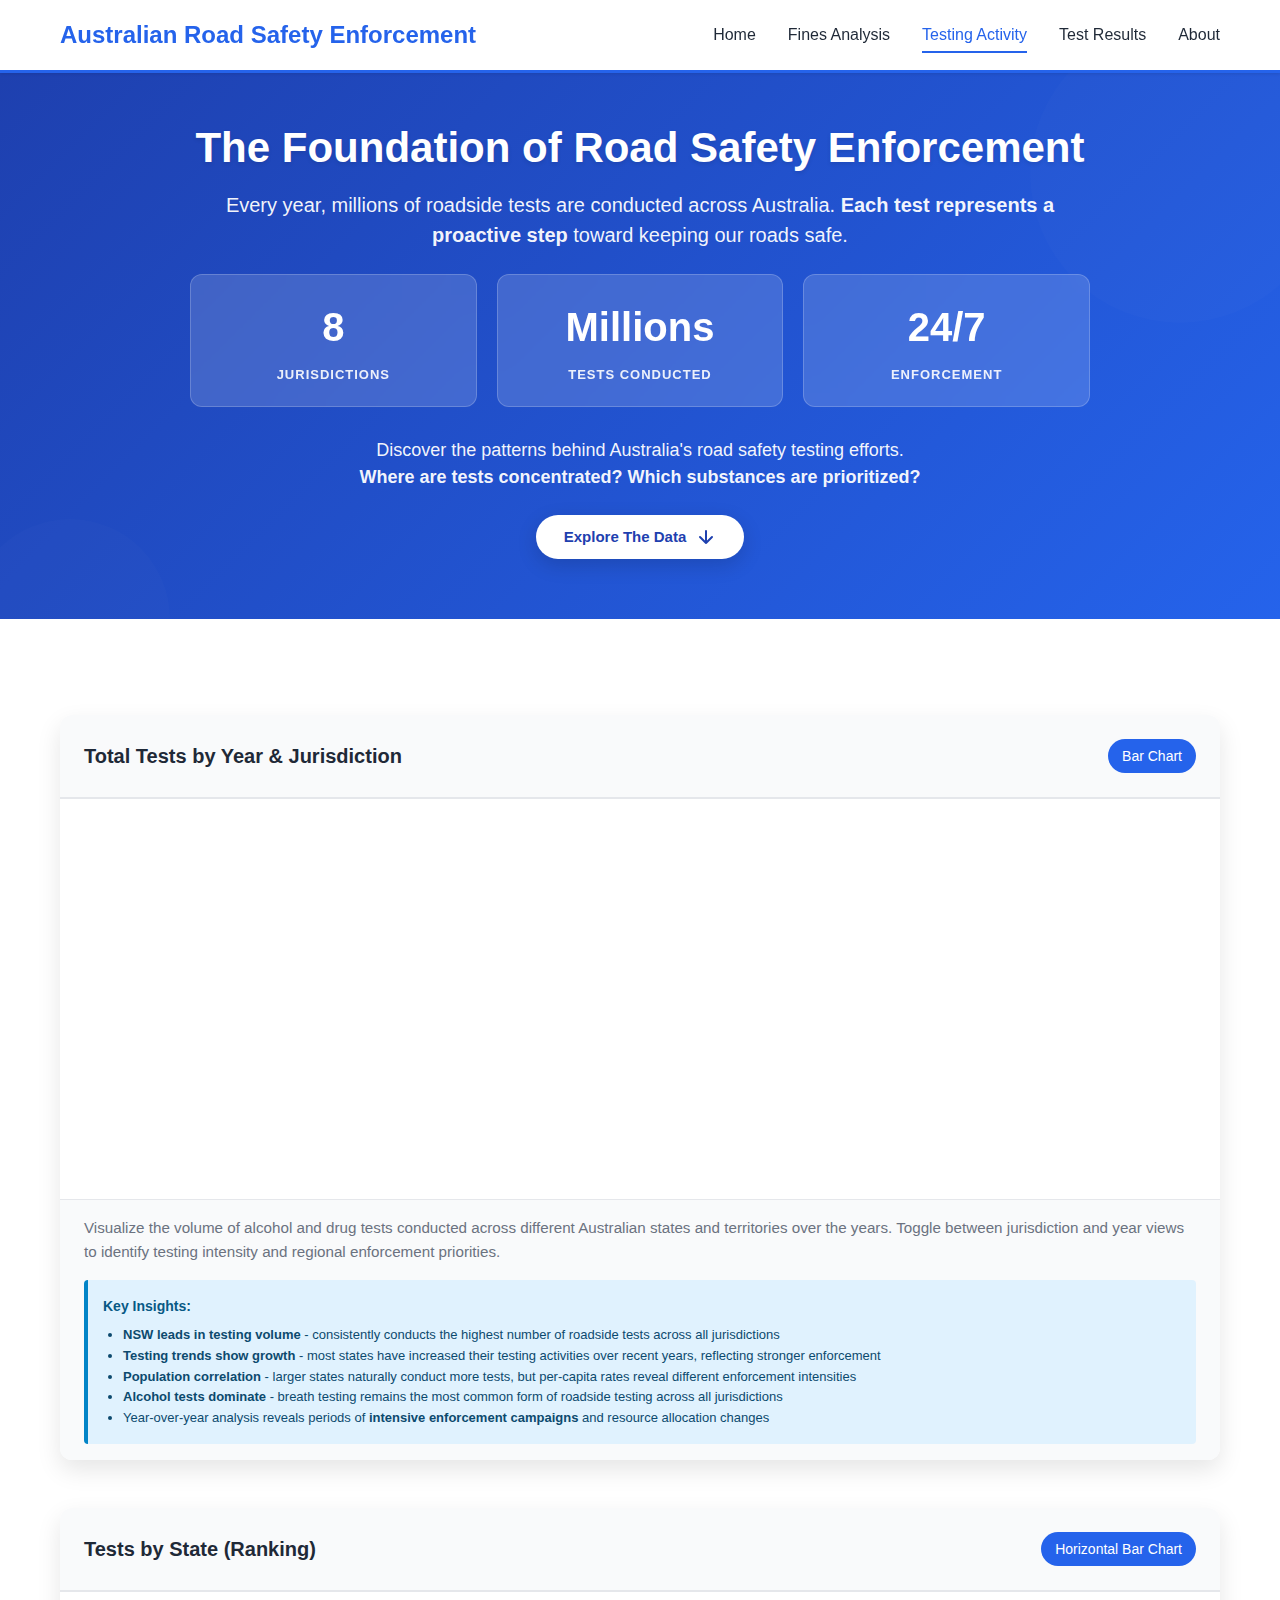
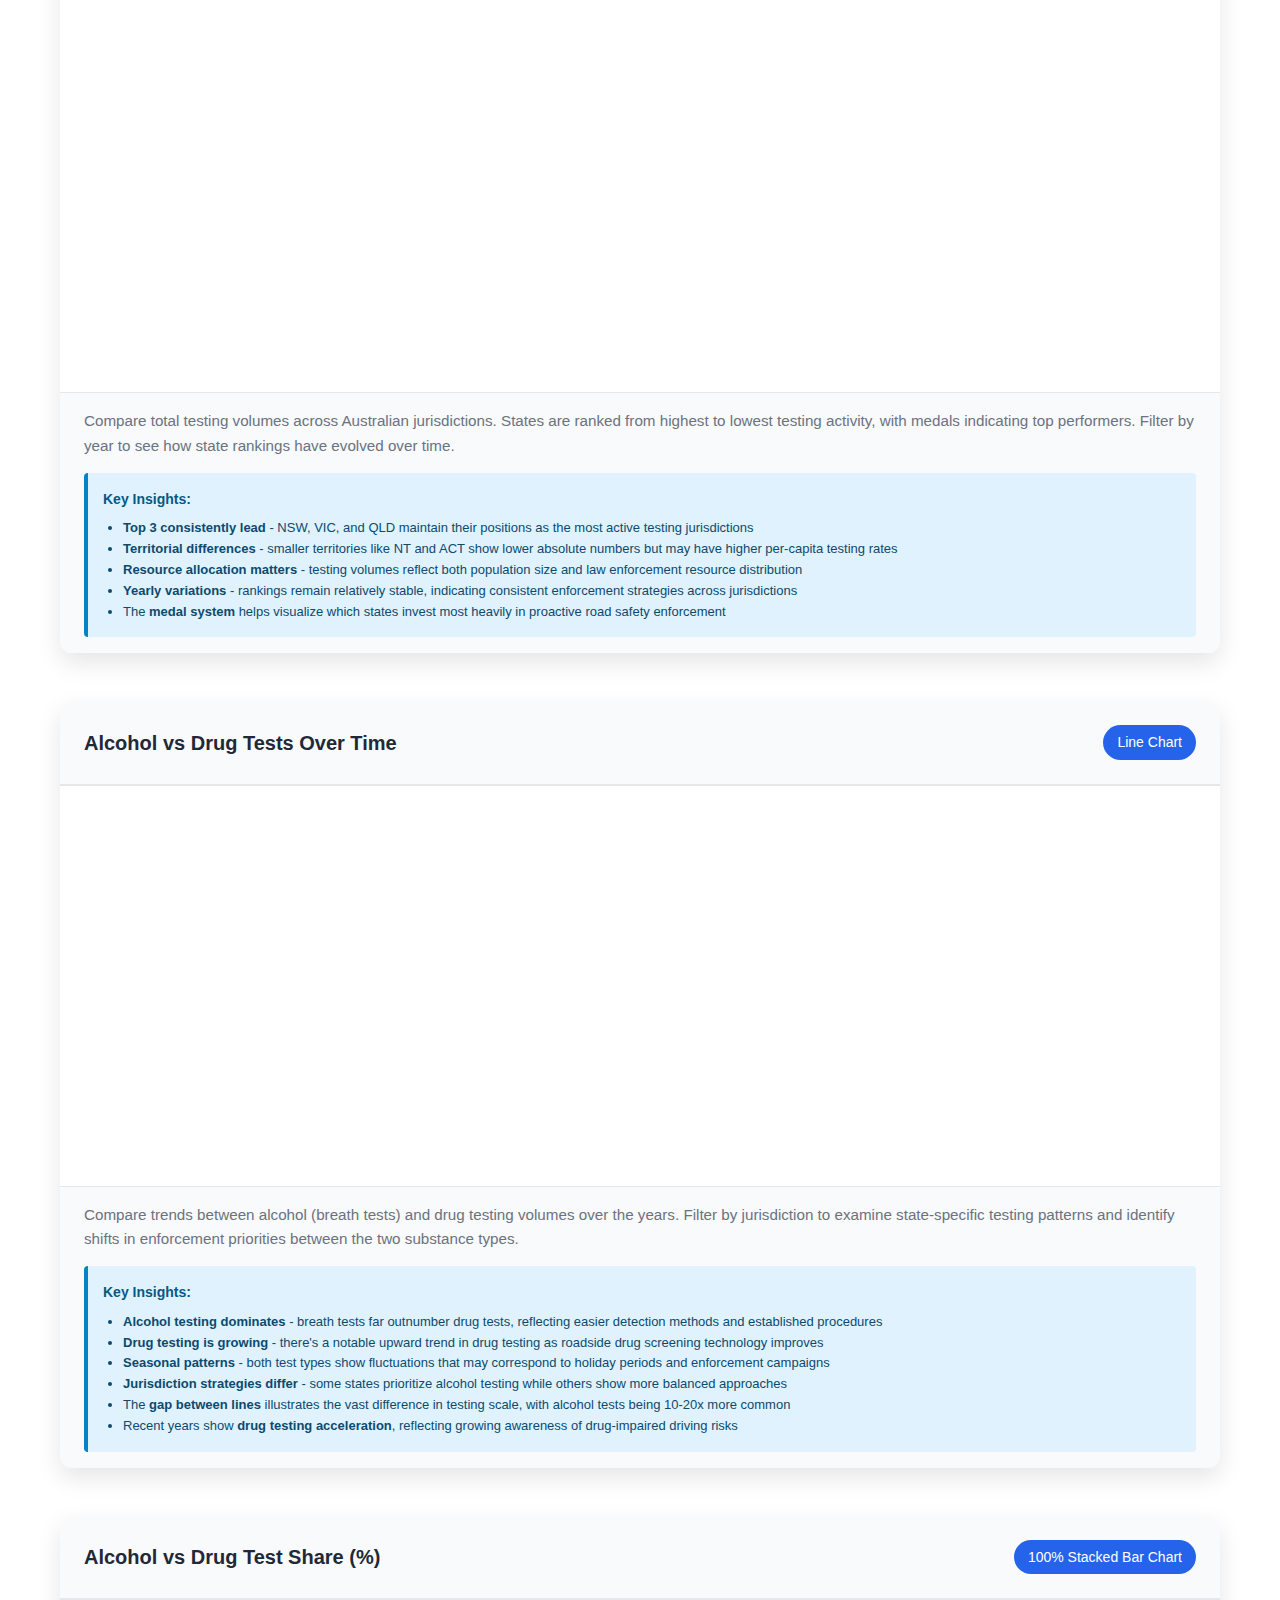
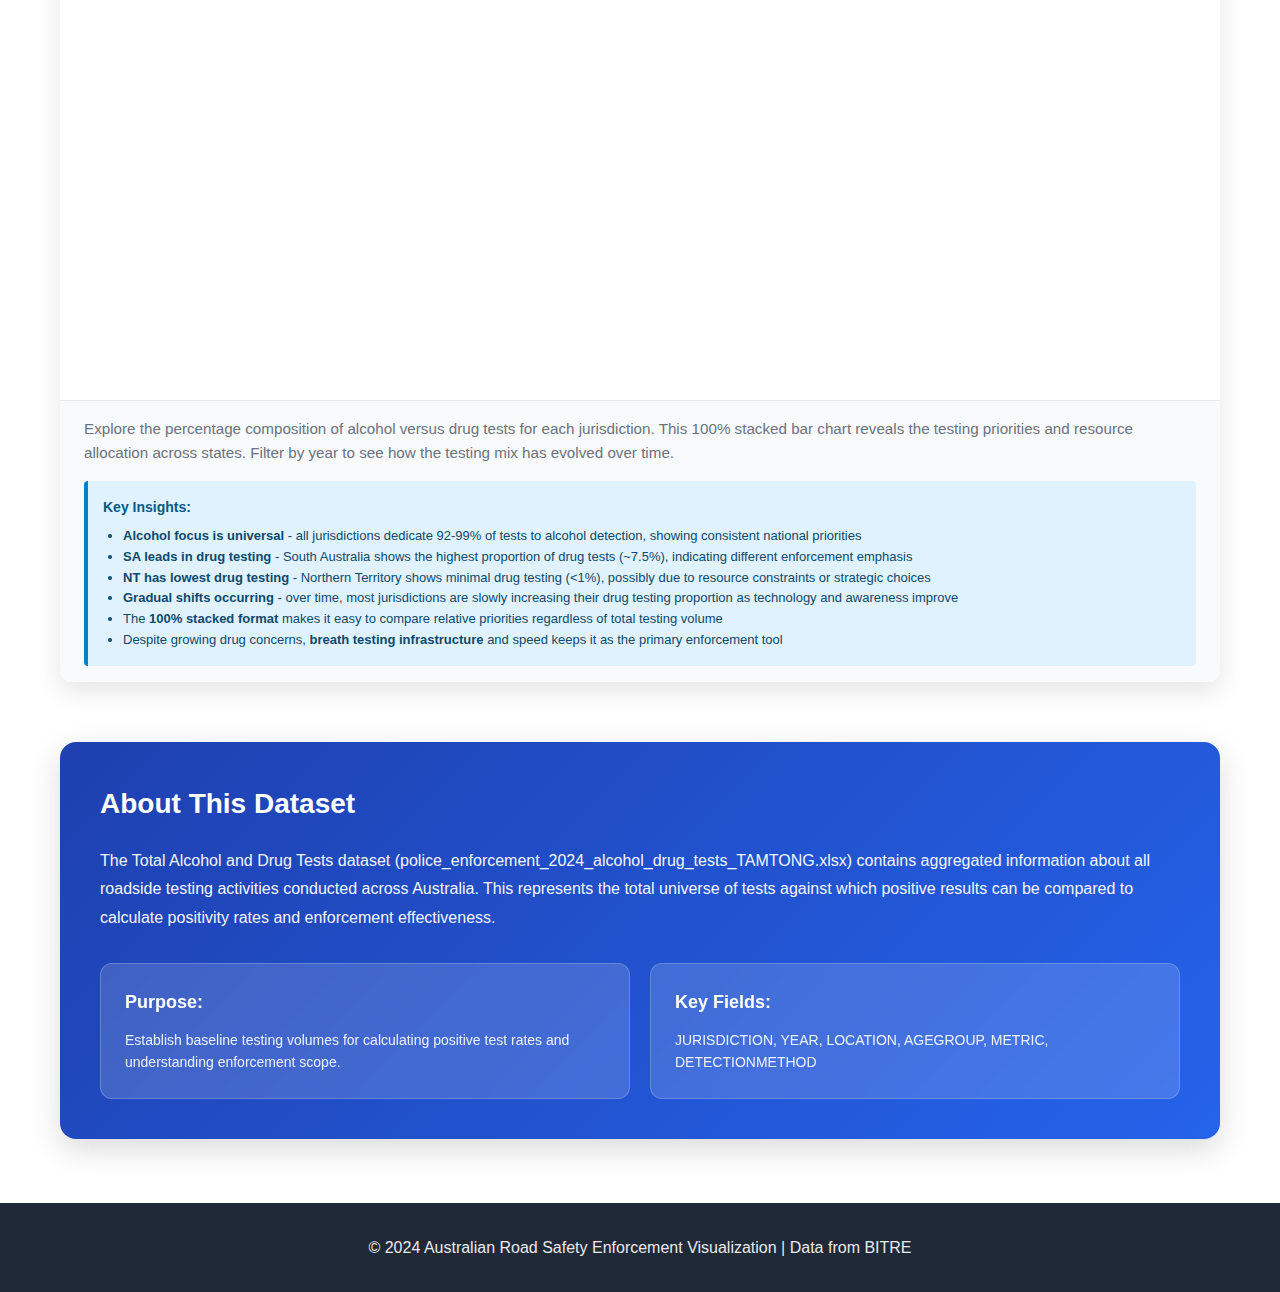
<file: WebDesign/testing.html>
<!DOCTYPE html>
<html lang="en">
<head>
    <meta charset="UTF-8">
    <meta name="viewport" content="width=device-width, initial-scale=1.0, maximum-scale=5.0, user-scalable=yes">
    <meta name="apple-mobile-web-app-capable" content="yes">
    <meta name="apple-mobile-web-app-status-bar-style" content="black-translucent">
    <meta name="format-detection" content="telephone=no">
    <title>Testing Activity - Australian Road Safety</title>
    <link rel="icon" type="image/svg+xml" href="images/webicon.svg">
    <link rel="stylesheet" href="css/styles.css">
</head>
<body>
    <!-- Navigation Overlay -->
    <div class="nav-overlay"></div>
    
    <header>
        <nav class="navbar">
            <div class="container">
                <h1 class="logo">Australian Road Safety Enforcement</h1>
                
                <!-- Hamburger Menu Button -->
                <button class="hamburger" aria-label="Toggle menu">
                    <span></span>
                    <span></span>
                    <span></span>
                </button>
                
                <ul class="nav-links">
                    <li><a href="index.html">Home</a></li>
                    <li><a href="fines.html">Fines Analysis</a></li>
                    <li><a href="testing.html" class="active">Testing Activity</a></li>
                    <li><a href="results.html">Test Results</a></li>
                    <li><a href="index.html#about">About</a></li>
                </ul>
            </div>
        </nav>
    </header>

    <main>
        <!-- Hero Section with Storytelling -->
        <section class="testing-hero">
            <!-- Animated Background Elements -->
            <div class="testing-hero-bg">
                <div class="testing-hero-circle-1"></div>
                <div class="testing-hero-circle-2"></div>
            </div>
            
            <div class="container">
                <div class="testing-hero-content">
                    <!-- Main Title -->
                    <h1 class="testing-hero-title">
                        The Foundation of Road Safety Enforcement
                    </h1>
                    
                    <!-- Engaging Story Hook -->
                    <p class="testing-hero-subtitle">
                        Every year, millions of roadside tests are conducted across Australia. 
                        <strong>Each test represents a proactive step</strong> toward keeping our roads safe.
                    </p>
                    
                    <!-- Key Statistics Row -->
                    <div class="testing-hero-stats">
                        <div class="testing-stat-card">
                            <div class="testing-stat-number">8</div>
                            <div class="testing-stat-label">Jurisdictions</div>
                        </div>
                        <div class="testing-stat-card">
                            <div class="testing-stat-number">Millions</div>
                            <div class="testing-stat-label">Tests Conducted</div>
                        </div>
                        <div class="testing-stat-card">
                            <div class="testing-stat-number">24/7</div>
                            <div class="testing-stat-label">Enforcement</div>
                        </div>
                    </div>
                    
                    <!-- Call to Action -->
                    <div class="testing-hero-cta">
                        <p class="testing-hero-description">
                            Discover the patterns behind Australia's road safety testing efforts.
                            <br>
                            <strong>Where are tests concentrated? Which substances are prioritized?</strong>
                        </p>
                        
                        <!-- Scroll Indicator -->
                        <button class="testing-scroll-btn" onclick="document.getElementById('testing').scrollIntoView({behavior: 'smooth'})">
                            Explore The Data
                            <svg width="20" height="20" viewBox="0 0 20 20" fill="none">
                                <path d="M10 4V16M10 16L16 10M10 16L4 10" stroke="currentColor" stroke-width="2" stroke-linecap="round" stroke-linejoin="round"/>
                            </svg>
                        </button>
                    </div>
                </div>
            </div>
        </section>

        <!-- Total Tests Section -->
        <section id="testing" class="section">
            <div class="container">
                <div class="visualizations-grid">
                    <!-- Total Tests by Year/Jurisdiction -->
                    <div class="viz-card">
                        <div class="viz-header">
                            <h3>Total Tests by Year & Jurisdiction</h3>
                            <span class="viz-type">Bar Chart</span>
                        </div>
                        <div id="testing-total-chart" style="padding: 20px;">
                            <!-- Chart will be rendered here -->
                        </div>
                        <div class="viz-description">
                            <p>Visualize the volume of alcohol and drug tests conducted across different Australian states and territories over the years. Toggle between jurisdiction and year views to identify testing intensity and regional enforcement priorities.</p>
                            <div style="margin-top: 15px; padding: 15px; background: #e0f2fe; border-left: 4px solid #0284c7; border-radius: 4px;">
                                <strong style="color: #075985; font-size: 14px; display: block; margin-bottom: 8px;">Key Insights:</strong>
                                <ul style="color: #0c4a6e; font-size: 13px; margin: 0; padding-left: 20px; line-height: 1.6;">
                                    <li><strong>NSW leads in testing volume</strong> - consistently conducts the highest number of roadside tests across all jurisdictions</li>
                                    <li><strong>Testing trends show growth</strong> - most states have increased their testing activities over recent years, reflecting stronger enforcement</li>
                                    <li><strong>Population correlation</strong> - larger states naturally conduct more tests, but per-capita rates reveal different enforcement intensities</li>
                                    <li><strong>Alcohol tests dominate</strong> - breath testing remains the most common form of roadside testing across all jurisdictions</li>
                                    <li>Year-over-year analysis reveals periods of <strong>intensive enforcement campaigns</strong> and resource allocation changes</li>
                                </ul>
                            </div>
                        </div>
                    </div>

                    <!-- State Ranking (moved to position 2) -->
                    <div class="viz-card">
                        <div class="viz-header">
                            <h3>Tests by State (Ranking)</h3>
                            <span class="viz-type">Horizontal Bar Chart</span>
                        </div>
                        <div id="testing-ranking-chart" style="padding: 20px;">
                            <!-- Chart will be rendered here -->
                        </div>
                        <div class="viz-description">
                            <p>Compare total testing volumes across Australian jurisdictions. States are ranked from highest to lowest testing activity, with medals indicating top performers. Filter by year to see how state rankings have evolved over time.</p>
                            <div style="margin-top: 15px; padding: 15px; background: #e0f2fe; border-left: 4px solid #0284c7; border-radius: 4px;">
                                <strong style="color: #075985; font-size: 14px; display: block; margin-bottom: 8px;">Key Insights:</strong>
                                <ul style="color: #0c4a6e; font-size: 13px; margin: 0; padding-left: 20px; line-height: 1.6;">
                                    <li><strong>Top 3 consistently lead</strong> - NSW, VIC, and QLD maintain their positions as the most active testing jurisdictions</li>
                                    <li><strong>Territorial differences</strong> - smaller territories like NT and ACT show lower absolute numbers but may have higher per-capita testing rates</li>
                                    <li><strong>Resource allocation matters</strong> - testing volumes reflect both population size and law enforcement resource distribution</li>
                                    <li><strong>Yearly variations</strong> - rankings remain relatively stable, indicating consistent enforcement strategies across jurisdictions</li>
                                    <li>The <strong>medal system</strong> helps visualize which states invest most heavily in proactive road safety enforcement</li>
                                </ul>
                            </div>
                        </div>
                    </div>

                    <!-- Alcohol vs Drug Tests Over Time (moved to position 3) -->
                    <div class="viz-card">
                        <div class="viz-header">
                            <h3>Alcohol vs Drug Tests Over Time</h3>
                            <span class="viz-type">Line Chart</span>
                        </div>
                        <div id="testing-line-chart" style="padding: 20px;">
                            <!-- Chart will be rendered here -->
                        </div>
                        <div class="viz-description">
                            <p>Compare trends between alcohol (breath tests) and drug testing volumes over the years. Filter by jurisdiction to examine state-specific testing patterns and identify shifts in enforcement priorities between the two substance types.</p>
                            <div style="margin-top: 15px; padding: 15px; background: #e0f2fe; border-left: 4px solid #0284c7; border-radius: 4px;">
                                <strong style="color: #075985; font-size: 14px; display: block; margin-bottom: 8px;">Key Insights:</strong>
                                <ul style="color: #0c4a6e; font-size: 13px; margin: 0; padding-left: 20px; line-height: 1.6;">
                                    <li><strong>Alcohol testing dominates</strong> - breath tests far outnumber drug tests, reflecting easier detection methods and established procedures</li>
                                    <li><strong>Drug testing is growing</strong> - there's a notable upward trend in drug testing as roadside drug screening technology improves</li>
                                    <li><strong>Seasonal patterns</strong> - both test types show fluctuations that may correspond to holiday periods and enforcement campaigns</li>
                                    <li><strong>Jurisdiction strategies differ</strong> - some states prioritize alcohol testing while others show more balanced approaches</li>
                                    <li>The <strong>gap between lines</strong> illustrates the vast difference in testing scale, with alcohol tests being 10-20x more common</li>
                                    <li>Recent years show <strong>drug testing acceleration</strong>, reflecting growing awareness of drug-impaired driving risks</li>
                                </ul>
                            </div>
                        </div>
                    </div>

                    <!-- Alcohol vs Drug Test Share -->
                    <div class="viz-card">
                        <div class="viz-header">
                            <h3>Alcohol vs Drug Test Share (%)</h3>
                            <span class="viz-type">100% Stacked Bar Chart</span>
                        </div>
                        <div id="testing-stacked-chart" style="padding: 20px;">
                            <!-- Chart will be rendered here -->
                        </div>
                        <div class="viz-description">
                            <p>Explore the percentage composition of alcohol versus drug tests for each jurisdiction. This 100% stacked bar chart reveals the testing priorities and resource allocation across states. Filter by year to see how the testing mix has evolved over time.</p>
                            <div style="margin-top: 15px; padding: 15px; background: #e0f2fe; border-left: 4px solid #0284c7; border-radius: 4px;">
                                <strong style="color: #075985; font-size: 14px; display: block; margin-bottom: 8px;">Key Insights:</strong>
                                <ul style="color: #0c4a6e; font-size: 13px; margin: 0; padding-left: 20px; line-height: 1.6;">
                                    <li><strong>Alcohol focus is universal</strong> - all jurisdictions dedicate 92-99% of tests to alcohol detection, showing consistent national priorities</li>
                                    <li><strong>SA leads in drug testing</strong> - South Australia shows the highest proportion of drug tests (~7.5%), indicating different enforcement emphasis</li>
                                    <li><strong>NT has lowest drug testing</strong> - Northern Territory shows minimal drug testing (<1%), possibly due to resource constraints or strategic choices</li>
                                    <li><strong>Gradual shifts occurring</strong> - over time, most jurisdictions are slowly increasing their drug testing proportion as technology and awareness improve</li>
                                    <li>The <strong>100% stacked format</strong> makes it easy to compare relative priorities regardless of total testing volume</li>
                                    <li>Despite growing drug concerns, <strong>breath testing infrastructure</strong> and speed keeps it as the primary enforcement tool</li>
                                </ul>
                            </div>
                        </div>
                    </div>
                </div>

                <!-- Dataset Information -->
                <div class="dataset-info">
                    <h3>About This Dataset</h3>
                    <p>
                        The Total Alcohol and Drug Tests dataset (police_enforcement_2024_alcohol_drug_tests_TAMTONG.xlsx) 
                        contains aggregated information about all roadside testing activities conducted across Australia. 
                        This represents the total universe of tests against which positive results can be compared to 
                        calculate positivity rates and enforcement effectiveness.
                    </p>
                    <div class="info-cards">
                        <div class="info-card">
                            <strong>Purpose:</strong>
                            <p>Establish baseline testing volumes for calculating positive test rates and understanding enforcement scope.</p>
                        </div>
                        <div class="info-card">
                            <strong>Key Fields:</strong>
                            <p>JURISDICTION, YEAR, LOCATION, AGEGROUP, METRIC, DETECTIONMETHOD</p>
                        </div>
                    </div>
                </div>
            </div>
        </section>
    </main>

    <footer>
        <div class="container">
            <p>&copy; 2024 Australian Road Safety Enforcement Visualization | Data from BITRE</p>
        </div>
    </footer>

    <!-- D3.js Library -->
    <script src="https://d3js.org/d3.v7.min.js"></script>
    
    <!-- SheetJS for Excel file reading -->
    <script src="https://cdn.sheetjs.com/xlsx-0.20.0/package/dist/xlsx.full.min.js"></script>
    
    <!-- Chart Scripts -->
    <script src="js/testing_total_bar_chart.js"></script>
    <script src="js/testing_alcohol_vs_drug_line.js"></script>
    <script src="js/testing_state_ranking_bar.js"></script>
    <script src="js/testing_stacked_percentage.js"></script>
    <script src="js/main.js"></script>
    
    <!-- Initialize Charts -->
    <script>
        document.addEventListener('DOMContentLoaded', async () => {
            try {
                // Initialize Bar Chart
                const barChart = new TestingTotalBarChart('testing-total-chart');
                await barChart.loadData('data/police_enforcement_2024_alcohol_drug_tests_TAMTONG.xlsx');
                barChart.init();
                barChart.render();
                console.log('✓ Testing Total Bar Chart loaded successfully');

                // Initialize Ranking Chart
                const rankingChart = new TestingStateRankingChart('testing-ranking-chart');
                await rankingChart.loadData('data/police_enforcement_2024_alcohol_drug_tests_TAMTONG.xlsx');
                rankingChart.init();
                rankingChart.render();
                console.log('✓ State Ranking Chart loaded successfully');

                // Initialize Line Chart
                const lineChart = new AlcoholVsDrugLineChart('testing-line-chart');
                await lineChart.loadData('data/police_enforcement_2024_alcohol_drug_tests_TAMTONG.xlsx');
                lineChart.init();
                lineChart.render();
                console.log('✓ Alcohol vs Drug Line Chart loaded successfully');

                // Initialize Stacked Percentage Chart
                const stackedChart = new TestingStackedPercentageChart('testing-stacked-chart');
                await stackedChart.loadData('data/police_enforcement_2024_alcohol_drug_tests_TAMTONG.xlsx');
                stackedChart.init();
                stackedChart.render();
                console.log('✓ Stacked Percentage Chart loaded successfully');
            } catch (error) {
                console.error('Error initializing charts:', error);
            }
        });
    </script>

</body>
</html>
</file>
<file: WebDesign/css/styles.css>
/* Reset and Base Styles */
* {
    margin: 0;
    padding: 0;
    box-sizing: border-box;
}

/* iPhone Safe Area Support */
:root {
    /* Safe area insets for iPhone notch */
    --safe-area-inset-top: env(safe-area-inset-top);
    --safe-area-inset-right: env(safe-area-inset-right);
    --safe-area-inset-bottom: env(safe-area-inset-bottom);
    --safe-area-inset-left: env(safe-area-inset-left);
}

:root {
    --primary-color: #2563eb;
    --secondary-color: #1e40af;
    --accent-color: #3b82f6;
    --text-dark: #1f2937;
    --text-light: #6b7280;
    --background-light: #f9fafb;
    --background-white: #ffffff;
    --border-color: #e5e7eb;
    --success-color: #10b981;
    --warning-color: #f59e0b;
    --danger-color: #ef4444;
    --shadow: 0 1px 3px rgba(0, 0, 0, 0.1);
    --shadow-lg: 0 10px 25px rgba(0, 0, 0, 0.1);
}

body {
    font-family: -apple-system, BlinkMacSystemFont, 'Segoe UI', Roboto, Oxygen, Ubuntu, Cantarell, sans-serif;
    line-height: 1.6;
    color: var(--text-dark);
    background-color: var(--background-white);
    /* iOS optimizations */
    -webkit-font-smoothing: antialiased;
    -moz-osx-font-smoothing: grayscale;
    -webkit-tap-highlight-color: transparent;
    -webkit-touch-callout: none;
    /* Prevent overscroll bounce on iOS */
    overscroll-behavior-y: none;
}

.container {
    max-width: 1200px;
    margin: 0 auto;
    padding: 0 20px;
}

/* ============================================================
   NAVIGATION
   ============================================================ */

.navbar {
    background-color: var(--background-white);
    box-shadow: var(--shadow);
    position: sticky;
    top: 0;
    z-index: 1000;
    border-bottom: 3px solid var(--primary-color);
}

.navbar .container {
    display: flex;
    justify-content: space-between;
    align-items: center;
    padding: 1rem 20px;
    /* iPhone safe area support */
    padding-left: max(20px, var(--safe-area-inset-left));
    padding-right: max(20px, var(--safe-area-inset-right));
}

.logo-wrapper {
    flex: 0 0 auto;
}

.logo {
    font-size: 1.5rem;
    font-weight: 700;
    color: var(--primary-color);
    text-decoration: none;
    white-space: nowrap;
}

.nav-links {
    display: flex;
    list-style: none;
    gap: 2rem;
}

.nav-links a {
    text-decoration: none;
    color: var(--text-dark);
    font-weight: 500;
    transition: color 0.3s ease;
    padding: 0.5rem 0;
}

.nav-links a:hover,
.nav-links a.active {
    color: var(--primary-color);
    border-bottom: 2px solid var(--primary-color);
}

/* Hamburger Menu Button - INITIALLY HIDDEN */
.hamburger {
    display: none;
    /* Ẩn trên desktop */
    flex-direction: column;
    cursor: pointer;
    background: none;
    border: none;
    padding: 0.5rem;
    z-index: 1001;
    /* iOS touch optimization */
    min-width: 44px;
    min-height: 44px;
    -webkit-tap-highlight-color: transparent;
}

.hamburger span {
    width: 25px;
    height: 3px;
    background-color: var(--primary-color);
    margin: 3px 0;
    transition: all 0.3s ease;
    border-radius: 2px;
}

.hamburger.active span:nth-child(1) {
    transform: rotate(45deg) translate(8px, 8px);
}

.hamburger.active span:nth-child(2) {
    opacity: 0;
}

.hamburger.active span:nth-child(3) {
    transform: rotate(-45deg) translate(7px, -7px);
}

/* Navigation Overlay */
.nav-overlay {
    position: fixed;
    top: 0;
    left: 0;
    width: 100%;
    height: 100vh;
    background-color: rgba(0, 0, 0, 0.5);
    opacity: 0;
    visibility: hidden;
    transition: opacity 0.3s ease, visibility 0.3s ease;
    z-index: 999;
}

.nav-overlay.active {
    opacity: 1;
    visibility: visible;
}

/* ... rest of the CSS ... */

/* ============================================================
   RESPONSIVE DESIGN - MOBILE (768px and below)
   ============================================================ */

@media (max-width: 768px) {

    /* Navigation Container */
    .navbar .container {
        display: flex !important;
        justify-content: space-between !important;
        align-items: center !important;
        padding: 1rem 16px;
        gap: 12px;
        flex-direction: row !important;
        /* ADD THIS - Force horizontal */
    }

    /* Logo Wrapper - Giới hạn width */
    .logo-wrapper {
        flex: 1 1 auto;
        min-width: 0;
        overflow: hidden;
    }

    /* Logo - Cho phép xuống dòng */
    .logo {
        font-size: 1.1rem !important;
        line-height: 1.3 !important;
        white-space: normal !important;
        word-wrap: break-word !important;
        overflow-wrap: break-word !important;
        display: block;
    }

    /* Hamburger - Fixed width bên phải */
    .hamburger {
        display: flex !important;
        flex-direction: column !important;
        justify-content: center !important;
        align-items: center !important;
        flex: 0 0 44px !important;
        min-width: 44px !important;
        min-height: 44px !important;
        margin-left: auto !important;
        position: relative !important;
        z-index: 1001 !important;
    }

    .hamburger span {
        width: 25px;
        height: 3px;
        background-color: var(--primary-color);
        margin: 3px 0;
        display: block;
        transition: all 0.3s ease;
    }

    /* Navigation Links - Slide-in menu */
    .nav-links {
        position: fixed;
        left: -100%;
        top: 0;
        flex-direction: column;
        background-color: var(--background-white);
        width: 80%;
        max-width: 300px;
        height: 100vh;
        padding: 80px 20px 20px;
        box-shadow: 2px 0 10px rgba(0, 0, 0, 0.1);
        transition: left 0.3s ease;
        gap: 0;
        overflow-y: auto;
        z-index: 1000;
    }

    .nav-links.active {
        left: 0;
    }

    .nav-links li {
        width: 100%;
        border-bottom: 1px solid var(--border-color);
    }

    .nav-links a {
        display: block;
        padding: 1rem 0;
        font-size: 1rem;
    }
}

@media (max-width: 480px) {
    .logo {
        font-size: 1rem !important;
    }

    .hamburger {
        flex: 0 0 40px !important;
        min-width: 40px !important;
        min-height: 40px !important;
    }

    .hamburger span {
        width: 22px;
        height: 2.5px;
    }
}

/* Sections */
.section {
    padding: 4rem 0;
}

.section-alt {
    background-color: var(--background-light);
}

.section-title {
    font-size: 2.5rem;
    text-align: center;
    margin-bottom: 1rem;
    color: var(--text-dark);
    font-weight: 700;
}

.section-intro {
    text-align: center;
    font-size: 1.125rem;
    color: var(--text-light);
    max-width: 800px;
    margin: 0 auto 3rem;
}

.subsection {
    margin-top: 3rem;
}

.subsection-title {
    font-size: 1.875rem;
    margin-bottom: 2rem;
    color: var(--primary-color);
    font-weight: 600;
    border-left: 4px solid var(--primary-color);
    padding-left: 1rem;
}


/* Page Header (for individual pages) */
.page-header {
    background: linear-gradient(135deg, var(--primary-color) 0%, var(--secondary-color) 100%);
    color: white;
    padding: 4rem 0;
    text-align: center;
    margin-bottom: 2rem;
}

.page-header h1 {
    font-size: 2.5rem;
    margin-bottom: 1rem;
    font-weight: 700;
}

.page-description {
    font-size: 1.125rem;
    max-width: 800px;
    margin: 0 auto;
    opacity: 0.95;
}

/* Visualizations Grid */
.visualizations-grid {
    display: flex;
    flex-direction: column;
    gap: 3rem;
    margin-top: 2rem;
}

.viz-card {
    background: white;
    border-radius: 12px;
    overflow: hidden;
    box-shadow: var(--shadow-lg);
    transition: transform 0.3s ease, box-shadow 0.3s ease;
}

/* Allow chart content inside viz-cards to be visible at the bottom */
.viz-card > div[id$="-chart"] {
    overflow-x: auto;
    overflow-y: visible;
}

.viz-card:hover {
    transform: translateY(-3px);
    box-shadow: 0 15px 30px rgba(0, 0, 0, 0.15);
}

.viz-header {
    display: flex;
    justify-content: space-between;
    align-items: center;
    padding: 1.5rem;
    background-color: var(--background-light);
    border-bottom: 2px solid var(--border-color);
}

.viz-header h3 {
    font-size: 1.25rem;
    color: var(--text-dark);
    font-weight: 600;
}

.viz-type {
    background-color: var(--primary-color);
    color: white;
    padding: 0.375rem 0.875rem;
    border-radius: 20px;
    font-size: 0.875rem;
    font-weight: 500;
}

.viz-placeholder {
    padding: 3rem 2rem;
    min-height: 400px;
    display: flex;
    align-items: center;
    justify-content: center;
    background: linear-gradient(135deg, #f0f9ff 0%, #e0f2fe 100%);
    border: 2px dashed var(--border-color);
    margin: 1rem;
    border-radius: 8px;
    overflow-y: visible;
}

.placeholder-content {
    text-align: center;
}

.placeholder-icon {
    font-size: 4rem;
    margin-bottom: 1rem;
    opacity: 0.6;
}

.placeholder-content p {
    color: var(--text-light);
    font-size: 1rem;
    max-width: 350px;
}

/* About Section */
.about-content {
    max-width: 900px;
    margin: 2rem auto 0;
}

.about-block {
    background: white;
    padding: 2rem;
    margin-bottom: 2rem;
    border-radius: 12px;
    box-shadow: var(--shadow);
    border-left: 4px solid var(--primary-color);
}

.about-block h3 {
    font-size: 1.5rem;
    margin-bottom: 1rem;
    color: var(--primary-color);
}

.about-block p {
    color: var(--text-light);
    line-height: 1.8;
    margin-bottom: 0.75rem;
}

.about-block p:last-child {
    margin-bottom: 0;
}

.about-block strong {
    color: var(--text-dark);
}

/* Footer */
footer {
    background-color: var(--text-dark);
    color: white;
    text-align: center;
    padding: 2rem 0;
    /* iPhone safe area support */
    padding-bottom: max(2rem, calc(2rem + var(--safe-area-inset-bottom)));
}

footer p {
    opacity: 0.9;
}

/* Testing Page Hero Section */
.testing-hero {
    background: linear-gradient(135deg, #1e40af 0%, #2563eb 100%);
    padding: 50px 0 60px;
    position: relative;
    overflow: hidden;
}

.testing-hero-bg {
    position: absolute;
    width: 100%;
    height: 100%;
    opacity: 0.1;
}

.testing-hero-circle-1 {
    position: absolute;
    width: 300px;
    height: 300px;
    border-radius: 50%;
    background: rgba(255, 255, 255, 0.15);
    top: -100px;
    right: -50px;
}

.testing-hero-circle-2 {
    position: absolute;
    width: 200px;
    height: 200px;
    border-radius: 50%;
    background: rgba(255, 255, 255, 0.15);
    bottom: -50px;
    left: -30px;
}

.testing-hero-content {
    position: relative;
    z-index: 1;
    max-width: 900px;
    margin: 0 auto;
    text-align: center;
}

.testing-hero-title {
    color: white;
    font-size: clamp(28px, 4vw, 42px);
    font-weight: 800;
    line-height: 1.2;
    margin-bottom: 16px;
    text-shadow: 0 2px 4px rgba(0, 0, 0, 0.1);
}

.testing-hero-subtitle {
    color: rgba(255, 255, 255, 0.95);
    font-size: clamp(16px, 2vw, 20px);
    line-height: 1.5;
    margin-bottom: 24px;
    font-weight: 400;
}

.testing-hero-stats {
    display: grid;
    grid-template-columns: repeat(auto-fit, minmax(160px, 1fr));
    gap: 20px;
    margin-bottom: 30px;
}

.testing-stat-card {
    background: rgba(255, 255, 255, 0.15);
    backdrop-filter: blur(10px);
    padding: 20px;
    border-radius: 12px;
    border: 1px solid rgba(255, 255, 255, 0.2);
}

.testing-stat-number {
    color: white;
    font-size: clamp(28px, 3.5vw, 40px);
    font-weight: 700;
    margin-bottom: 6px;
}

.testing-stat-label {
    color: rgba(255, 255, 255, 0.9);
    font-size: 13px;
    text-transform: uppercase;
    letter-spacing: 1px;
    font-weight: 600;
}

.testing-hero-cta {
    display: flex;
    flex-direction: column;
    align-items: center;
    gap: 12px;
}

.testing-hero-description {
    color: rgba(255, 255, 255, 0.95);
    font-size: clamp(15px, 1.8vw, 18px);
    line-height: 1.5;
    margin-bottom: 12px;
}

.testing-scroll-btn {
    display: inline-flex;
    align-items: center;
    gap: 10px;
    padding: 12px 28px;
    background: white;
    color: #1e40af;
    border-radius: 50px;
    font-weight: 700;
    font-size: 15px;
    cursor: pointer;
    transition: all 0.3s ease;
    box-shadow: 0 6px 20px rgba(0, 0, 0, 0.15);
    border: none;
    /* iOS touch target optimization */
    min-height: 44px;
    -webkit-tap-highlight-color: transparent;
    touch-action: manipulation;
}

.testing-scroll-btn:hover {
    transform: translateY(-2px);
    box-shadow: 0 12px 32px rgba(0, 0, 0, 0.2);
    background: #f0f9ff;
}

.testing-scroll-btn svg {
    animation: bounce 2s infinite;
}

@keyframes bounce {

    0%,
    100% {
        transform: translateY(0);
    }

    50% {
        transform: translateY(5px);
    }
}

@media (max-width: 768px) {
    .testing-hero {
        padding: 40px 0 50px !important;
    }
}

/* Responsive Design */
@media (max-width: 768px) {
    .navbar .container {
        flex-direction: column;
        gap: 1rem;
    }

    .nav-links {
        flex-wrap: wrap;
        justify-content: center;
        gap: 1rem;
    }

    .section-title {
        font-size: 2rem;
    }

    .visualizations-grid {
        grid-template-columns: 1fr;
    }

}

@media (max-width: 480px) {

    .section {
        padding: 3rem 0;
    }

    .viz-placeholder {
        min-height: 250px;
        padding: 2rem 1rem;
    }
}

/* Smooth Scrolling */
html {
    scroll-behavior: smooth;
}

/* Loading Animation for Placeholders */
@keyframes pulse {

    0%,
    100% {
        opacity: 1;
    }

    50% {
        opacity: 0.7;
    }
}

.viz-placeholder {
    animation: pulse 2s ease-in-out infinite;
}

/* Viz Description */
.viz-description {
    padding: 1rem 1.5rem;
    background-color: var(--background-light);
    border-top: 1px solid var(--border-color);
}

.viz-description p {
    color: var(--text-light);
    font-size: 0.95rem;
    line-height: 1.6;
    margin: 0;
}

/* Metrics Summary */
.metrics-summary {
    margin-top: 4rem;
    padding: 2rem;
    background: white;
    border-radius: 12px;
    box-shadow: var(--shadow-lg);
}

.metrics-summary h3 {
    font-size: 1.75rem;
    color: var(--primary-color);
    margin-bottom: 1.5rem;
    text-align: center;
}

.metrics-grid {
    display: grid;
    grid-template-columns: repeat(auto-fit, minmax(200px, 1fr));
    gap: 1.5rem;
}

.metric-card {
    text-align: center;
    padding: 1.5rem;
    background: var(--background-light);
    border-radius: 8px;
    transition: transform 0.3s ease;
}

.metric-card:hover {
    transform: translateY(-3px);
}

.metric-icon {
    font-size: 2.5rem;
    margin-bottom: 0.5rem;
}

.metric-label {
    font-size: 1.25rem;
    font-weight: 600;
    color: var(--primary-color);
    margin-bottom: 0.5rem;
}

.metric-description {
    font-size: 0.9rem;
    color: var(--text-light);
}

/* Dataset Info */
.dataset-info {
    margin-top: 60px;
    padding: 40px;
    background: linear-gradient(135deg, #1e40af 0%, #2563eb 100%);
    border-radius: 16px;
    color: white;
    box-shadow: 0 10px 30px rgba(0, 0, 0, 0.15);
}

.dataset-info h3 {
    margin: 0 0 20px 0;
    font-size: 28px;
    font-weight: 700;
}

.dataset-info>p {
    font-size: 16px;
    line-height: 1.8;
    margin-bottom: 30px;
    opacity: 0.95;
}

.info-cards {
    display: grid;
    grid-template-columns: repeat(auto-fit, minmax(300px, 1fr));
    gap: 20px;
    margin-top: 20px;
}

.info-card {
    background: rgba(255, 255, 255, 0.15);
    backdrop-filter: blur(10px);
    padding: 24px;
    border-radius: 12px;
    border: 1px solid rgba(255, 255, 255, 0.2);
}

.info-card strong {
    display: block;
    font-size: 18px;
    margin-bottom: 12px;
    font-weight: 700;
}

.info-card p {
    margin: 0;
    font-size: 14px;
    line-height: 1.6;
    opacity: 0.9;
}

/* ============================================================
   STORYTELLING STYLES FOR INDEX.HTML ONLY
   DO NOT MODIFY CHART STYLES ABOVE THIS LINE
   ============================================================ */

/* Story Hero Section - UPDATED TO MATCH BRAND COLOR */
.story-hero {
    position: relative;
    min-height: 85vh;
    display: flex;
    align-items: center;
    justify-content: center;
    overflow: hidden;
    background: linear-gradient(135deg, #1e40af 0%, #2563eb 50%, #3b82f6 100%);
}

.story-hero-bg {
    position: absolute;
    inset: 0;
    background-image:
        radial-gradient(circle at 30% 40%, rgba(255, 255, 255, 0.1) 0%, transparent 50%),
        radial-gradient(circle at 70% 60%, rgba(255, 255, 255, 0.08) 0%, transparent 50%);
    animation: story-bg-float 15s ease-in-out infinite;
}

@keyframes story-bg-float {

    0%,
    100% {
        opacity: 0.3;
        transform: scale(1);
    }

    50% {
        opacity: 0.5;
        transform: scale(1.05);
    }
}

.story-hero-content {
    position: relative;
    z-index: 2;
    text-align: center;
    max-width: 900px;
    padding: 2rem 1.5rem;
    animation: hero-fade-in 1.2s ease-out;
}

@keyframes hero-fade-in {
    from {
        opacity: 0;
        transform: translateY(20px);
    }

    to {
        opacity: 1;
        transform: translateY(0);
    }
}

.story-hero-title {
    font-size: clamp(2rem, 4.5vw, 3.5rem);
    font-weight: 900;
    line-height: 1.15;
    color: white;
    margin-bottom: 1.5rem;
    text-shadow: 0 3px 20px rgba(0, 0, 0, 0.4);
}

.story-hero-lead {
    font-size: clamp(1.1rem, 2vw, 1.4rem);
    line-height: 1.6;
    color: rgba(255, 255, 255, 0.95);
    margin-bottom: 1.25rem;
    max-width: 700px;
    margin-left: auto;
    margin-right: auto;
}

.story-hero-question {
    font-size: clamp(1rem, 1.8vw, 1.25rem);
    line-height: 1.5;
    color: rgba(255, 255, 255, 0.95);
    /* Changed from yellow to white */
    font-weight: 600;
    margin-bottom: 2rem;
    font-style: italic;
}

.story-btn-discover {
    display: inline-block;
    padding: 1rem 2.5rem;
    background: white;
    color: #1e40af;
    border-radius: 50px;
    font-weight: 700;
    font-size: 1.1rem;
    text-decoration: none;
    box-shadow: 0 8px 25px rgba(0, 0, 0, 0.25);
    transition: all 0.3s ease;
    /* iOS touch target optimization */
    min-height: 44px;
    display: inline-flex;
    align-items: center;
    justify-content: center;
    -webkit-tap-highlight-color: transparent;
    touch-action: manipulation;
}

.story-btn-discover:hover {
    transform: translateY(-3px);
    box-shadow: 0 12px 35px rgba(0, 0, 0, 0.3);
    background: #f0f9ff;
}

/* Story Sections */
.story-section {
    padding: 5rem 0;
    position: relative;
}

.story-chapter {
    text-align: center;
    margin-bottom: 3rem;
}

.story-chapter-label {
    display: inline-block;
    padding: 0.5rem 1.25rem;
    background: linear-gradient(135deg, #dbeafe, #bfdbfe);
    color: #1e40af;
    border-radius: 25px;
    font-size: 0.85rem;
    font-weight: 700;
    letter-spacing: 0.8px;
    text-transform: uppercase;
    margin-bottom: 1.25rem;
}

.story-chapter-title {
    font-size: clamp(2rem, 4vw, 3rem);
    font-weight: 900;
    color: #0f172a;
    line-height: 1.2;
}

.story-narrative-block {
    max-width: 850px;
    margin: 0 auto 3rem;
    padding: 0 1.5rem;
}

.story-text-large {
    font-size: clamp(1.25rem, 2.5vw, 1.6rem);
    line-height: 1.6;
    color: #1e293b;
    margin-bottom: 1.5rem;
    font-weight: 600;
}

.story-text-medium {
    font-size: clamp(1.05rem, 1.8vw, 1.2rem);
    line-height: 1.7;
    color: #475569;
    margin-bottom: 1.25rem;
}

.story-highlight-text {
    color: #ef4444;
    /* Keep red for emphasis */
    font-weight: 700;
}

/* Visual Impact Section */
.story-visual-impact {
    display: grid;
    grid-template-columns: repeat(auto-fit, minmax(280px, 1fr));
    gap: 2rem;
    margin: 3rem 0;
}

.story-impact-moment {
    text-align: center;
    padding: 2rem 1.5rem;
    background: white;
    border-radius: 16px;
    box-shadow: 0 8px 30px rgba(0, 0, 0, 0.08);
    transition: transform 0.3s ease;
}

.story-impact-moment:hover {
    transform: translateY(-8px);
}

.story-impact-stat-hero {
    font-size: 3rem;
    font-weight: 900;
    color: #2563eb;
    /* Changed from red to primary blue */
    margin: 1rem 0;
}

.story-impact-caption {
    font-size: 1rem;
    color: #64748b;
}

/* Discovery Cards */
.story-discovery-cards {
    display: grid;
    grid-template-columns: repeat(auto-fit, minmax(300px, 1fr));
    gap: 2rem;
    margin: 3rem 0;
}

.story-discovery-card {
    background: white;
    padding: 2rem 1.75rem;
    border-radius: 16px;
    box-shadow: 0 8px 30px rgba(0, 0, 0, 0.08);
    border-left: 5px solid;
    transition: all 0.3s ease;
}

.story-discovery-card:nth-child(1) {
    border-left-color: #2563eb;
}

/* Changed from green */
.story-discovery-card:nth-child(2) {
    border-left-color: #3b82f6;
}

/* Keep blue */
.story-discovery-card:nth-child(3) {
    border-left-color: #1e40af;
}

/* Changed from purple */

.story-discovery-card:hover {
    transform: translateX(8px);
}

.story-discovery-title {
    font-size: 1.4rem;
    font-weight: 800;
    color: #0f172a;
    margin-bottom: 0.75rem;
}

.story-discovery-text {
    font-size: 1rem;
    line-height: 1.6;
    color: #64748b;
}

/* Explore Grid */
.story-explore-grid {
    display: grid;
    grid-template-columns: repeat(auto-fit, minmax(320px, 1fr));
    gap: 2.5rem;
}

.story-explore-card {
    background: white;
    padding: 2rem 1.75rem;
    border-radius: 20px;
    box-shadow: 0 15px 45px rgba(0, 0, 0, 0.25);
    transition: all 0.3s ease;
    text-decoration: none;
    color: inherit;
    display: block;
    position: relative;
    overflow: hidden;
}

.story-explore-card::before {
    content: '';
    position: absolute;
    top: 0;
    left: 0;
    right: 0;
    height: 5px;
    background: linear-gradient(90deg, #2563eb, #3b82f6);
    transform: scaleX(0);
    transform-origin: left;
    transition: transform 0.3s ease;
}

.story-explore-card:hover::before {
    transform: scaleX(1);
}

.story-explore-card:hover {
    transform: translateY(-8px);
    box-shadow: 0 20px 60px rgba(0, 0, 0, 0.35);
}

.story-explore-title {
    font-size: 1.4rem;
    font-weight: 800;
    color: #0f172a;
    margin-bottom: 0.75rem;
}

.story-explore-desc {
    font-size: 0.95rem;
    line-height: 1.6;
    color: #64748b;
    margin-bottom: 1.5rem;
}

.story-explore-cta {
    display: inline-flex;
    align-items: center;
    gap: 0.5rem;
    color: #2563eb;
    /* Changed from #3b82f6 */
    font-weight: 700;
    font-size: 1rem;
    transition: gap 0.3s ease;
}

/* About Section */
.about-content {
    max-width: 900px;
    margin: 2rem auto 0;
}

.about-block {
    background: white;
    padding: 2rem;
    margin-bottom: 2rem;
    border-radius: 12px;
    box-shadow: 0 4px 12px rgba(0, 0, 0, 0.08);
    border-left: 4px solid var(--primary-color);
}

.about-block h3 {
    font-size: 1.5rem;
    margin-bottom: 1rem;
    color: var(--primary-color);
}

.about-block p {
    color: var(--text-light);
    line-height: 1.8;
}

/* Responsive */
@media (max-width: 992px) {
    .story-hero {
        min-height: 75vh;
        padding: 4rem 0;
    }

    .story-hero-title {
        font-size: 2.5rem;
    }

    .story-hero-lead {
        font-size: 1.2rem;
    }

    .story-hero-question {
        font-size: 1.1rem;
    }

    .story-btn-discover {
        padding: 0.875rem 2rem;
        font-size: 1rem;
    }

    .story-section {
        padding: 4rem 0;
    }

    .story-chapter-title {
        font-size: 2.5rem;
    }

    .story-text-large {
        font-size: 1.4rem;
    }

    .story-text-medium {
        font-size: 1.1rem;
    }

    .story-visual-impact,
    .story-discovery-cards {
        grid-template-columns: repeat(auto-fit, minmax(250px, 1fr));
        gap: 1.75rem;
    }

    .story-explore-grid {
        grid-template-columns: 1fr;
        gap: 2rem;
    }

    .story-impact-stat-hero {
        font-size: 2.5rem;
    }
}

/* Mobile Responsive (768px and below) */
@media (max-width: 768px) {

    /* Navigation */
    .navbar .container {
        padding: 1rem 16px;
        display: flex;
        justify-content: space-between;
        align-items: center;
    }

    .logo {
        font-size: 1.2rem;
        max-width: 60%;
        line-height: 1.3;
        white-space: normal;
    }

    /* SHOW hamburger menu on mobile */
    .hamburger {
        display: flex !important;
        margin-left: auto;
    }

    /* Transform nav links to slide-in menu */
    .nav-links {
        position: fixed;
        left: -100%;
        top: 0;
        flex-direction: column;
        background-color: var(--background-white);
        width: 80%;
        max-width: 300px;
        height: 100vh;
        padding: 80px 20px 20px;
        box-shadow: 2px 0 10px rgba(0, 0, 0, 0.1);
        transition: left 0.3s ease;
        gap: 0;
        overflow-y: auto;
        z-index: 1000;
    }

    .nav-links.active {
        left: 0;
    }

    .nav-links li {
        width: 100%;
        border-bottom: 1px solid var(--border-color);
    }

    .nav-links a {
        display: block;
        padding: 1rem 0.5rem;
        font-size: 16px;
        border-bottom: none !important;
    }

    .nav-links a:hover,
    .nav-links a.active {
        color: var(--primary-color);
        background-color: var(--background-light);
        border-bottom: none !important;
        border-left: 4px solid var(--primary-color);
        padding-left: calc(0.5rem - 4px);
    }

    /* Force hamburger display and positioning on mobile */
    .navbar .container {
        display: flex !important;
        justify-content: space-between !important;
        align-items: center !important;
        flex-wrap: nowrap !important;
    }

    .logo {
        flex: 0 1 auto;
        max-width: 65%;
        overflow: hidden;
    }

    .hamburger {
        display: flex !important;
        flex: 0 0 auto;
        order: 2;
    }

    .nav-links {
        order: 3;
    }

    /* Hero Section */
    .story-hero {
        min-height: 70vh;
        padding: 3rem 0;
    }

    .story-hero-content {
        padding: 1.5rem 1rem;
    }

    .story-hero-title {
        font-size: 2rem;
        margin-bottom: 1.25rem;
    }

    .story-hero-lead {
        font-size: 1.05rem;
        margin-bottom: 1rem;
    }

    .story-hero-question {
        font-size: 1rem;
        margin-bottom: 1.5rem;
    }

    .story-btn-discover {
        padding: 0.75rem 1.75rem;
        font-size: 0.95rem;
        width: 100%;
        max-width: 300px;
    }

    /* Sections */
    .story-section {
        padding: 3rem 0;
    }

    .story-chapter-label {
        font-size: 0.75rem;
        padding: 0.4rem 1rem;
        margin-bottom: 1rem;
    }

    .story-chapter-title {
        font-size: 2rem;
    }

    .story-narrative-block {
        padding: 0 1rem;
        margin-bottom: 2rem;
    }

    .story-text-large {
        font-size: 1.25rem;
        margin-bottom: 1.25rem;
    }

    .story-text-medium {
        font-size: 1rem;
        margin-bottom: 1rem;
    }

    /* Visual Impact Grid */
    .story-visual-impact {
        grid-template-columns: 1fr;
        gap: 1.5rem;
        margin: 2rem 0;
    }

    .story-impact-moment {
        padding: 1.5rem 1.25rem;
    }

    .story-impact-stat-hero {
        font-size: 2.25rem;
        margin: 0.75rem 0;
    }

    .story-impact-caption {
        font-size: 0.9rem;
    }

    /* Discovery Cards */
    .story-discovery-cards {
        grid-template-columns: 1fr;
        gap: 1.5rem;
        margin: 2rem 0;
    }

    .story-discovery-card {
        padding: 1.5rem 1.25rem;
    }

    .story-discovery-title {
        font-size: 1.25rem;
    }

    .story-discovery-text {
        font-size: 0.95rem;
    }

    /* Explore Grid */
    .story-explore-grid {
        grid-template-columns: 1fr;
        gap: 1.75rem;
    }

    .story-explore-card {
        padding: 1.5rem 1.25rem;
    }

    .story-explore-title {
        font-size: 1.25rem;
    }

    .story-explore-desc {
        font-size: 0.9rem;
        margin-bottom: 1.25rem;
    }

    .story-explore-cta {
        font-size: 0.95rem;
    }

    /* About Section */
    .about-content {
        padding: 0 1rem;
    }

    .about-block {
        padding: 1.5rem;
        margin-bottom: 1.5rem;
    }

    .about-block h3 {
        font-size: 1.25rem;
    }

    .about-block p {
        font-size: 0.95rem;
    }

    /* Section Title */
    .section-title {
        font-size: 2rem;
    }
}

/* Extra Small Mobile (480px and below) */
@media (max-width: 480px) {
    .navbar .container {
        padding: 0.875rem 12px;
    }

    .logo {
        font-size: 1rem;
        max-width: 65%;
    }

    .hamburger {
        padding: 0.4rem;
    }

    .hamburger span {
        width: 22px;
        height: 2.5px;
    }

    /* Hero Section */
    .story-hero {
        min-height: 65vh;
        padding: 2.5rem 0;
    }

    .story-hero-content {
        padding: 1rem 0.75rem;
    }

    .story-hero-title {
        font-size: 1.75rem;
        margin-bottom: 1rem;
        line-height: 1.2;
    }

    .story-hero-lead {
        font-size: 1rem;
        margin-bottom: 0.875rem;
    }

    .story-hero-question {
        font-size: 0.95rem;
        margin-bottom: 1.25rem;
    }

    .story-btn-discover {
        padding: 0.7rem 1.5rem;
        font-size: 0.9rem;
        width: 100%;
    }

    /* Sections */
    .story-section {
        padding: 2.5rem 0;
    }

    .story-chapter-label {
        font-size: 0.7rem;
        padding: 0.35rem 0.875rem;
    }

    .story-chapter-title {
        font-size: 1.75rem;
        line-height: 1.25;
    }

    .story-narrative-block {
        padding: 0 0.75rem;
        margin-bottom: 1.75rem;
    }

    .story-text-large {
        font-size: 1.15rem;
        margin-bottom: 1rem;
    }

    .story-text-medium {
        font-size: 0.95rem;
        margin-bottom: 0.875rem;
    }

    /* Visual Impact */
    .story-visual-impact {
        gap: 1.25rem;
        margin: 1.75rem 0;
    }

    .story-impact-moment {
        padding: 1.25rem 1rem;
    }

    .story-impact-stat-hero {
        font-size: 2rem;
        margin: 0.5rem 0;
    }

    .story-impact-caption {
        font-size: 0.85rem;
    }

    /* Discovery Cards */
    .story-discovery-cards {
        grid-template-columns: 1fr;
        gap: 1.5rem;
        margin: 2rem 0;
    }

    .story-discovery-card {
        padding: 1.25rem 1rem;
    }

    .story-discovery-title {
        font-size: 1.15rem;
    }

    .story-discovery-text {
        font-size: 0.9rem;
    }

    /* Explore Grid */
    .story-explore-grid {
        grid-template-columns: 1fr;
        gap: 1.75rem;
    }

    .story-explore-card {
        padding: 1.25rem 1rem;
    }

    .story-explore-title {
        font-size: 1.15rem;
    }

    .story-explore-desc {
        font-size: 0.85rem;
        margin-bottom: 1.25rem;
        line-height: 1.5;
    }

    .story-explore-cta {
        font-size: 0.9rem;
    }

    /* About Section */
    .about-content {
        padding: 0 0.75rem;
    }

    .about-block {
        padding: 1.25rem;
        margin-bottom: 1.25rem;
    }

    .about-block h3 {
        font-size: 1.15rem;
        margin-bottom: 0.75rem;
    }

    .about-block p {
        font-size: 0.9rem;
        line-height: 1.6;
    }

    /* Footer */
    footer {
        padding: 1.5rem 0;
    }

    footer p {
        font-size: 0.8rem;
        line-height: 1.4;
    }
}

/* Landscape Mobile Orientation */
@media (max-width: 768px) and (orientation: landscape) {
    .story-hero {
        min-height: 100vh;
        padding: 2rem 0;
    }

    .story-hero-title {
        font-size: 1.75rem;
        margin-bottom: 0.75rem;
    }

    .story-hero-lead {
        font-size: 0.95rem;
        margin-bottom: 0.75rem;
    }

    .story-hero-question {
        font-size: 0.9rem;
        margin-bottom: 1rem;
    }

    .story-btn-discover {
        padding: 0.6rem 1.5rem;
        font-size: 0.9rem;
    }
}

/* ============================================================
   RESPONSIVE STYLES FOR INDEX.HTML (STORYTELLING)
   ============================================================ */

/* Hamburger Menu Button */
.hamburger {
    display: none;
    flex-direction: column;
    cursor: pointer;
    background: none;
    border: none;
    padding: 0.5rem;
    z-index: 1001;
}

.hamburger span {
    width: 25px;
    height: 3px;
    background-color: var(--primary-color);
    margin: 3px 0;
    transition: all 0.3s ease;
    border-radius: 2px;
}

.hamburger.active span:nth-child(1) {
    transform: rotate(45deg) translate(8px, 8px);
}

.hamburger.active span:nth-child(2) {
    opacity: 0;
}

* {
    scrollbar-width: thin;
    scrollbar-color: rgba(59, 130, 246, 0.3) transparent;
}

/* === Jurisdiction filter panel (fines page) === */

.jurisdiction-filter-card {
    background: #ffffff;
    border-radius: 16px;
    padding: 16px 20px;
    margin-bottom: 16px;
    box-shadow: 0 10px 25px rgba(15, 23, 42, 0.06);
    border: 1px solid #e5e7eb;
}

.jurisdiction-filter-header {
    display: flex;
    align-items: center;
    gap: 8px;
    margin-bottom: 10px;
    font-weight: 600;
    color: var(--text-dark);
}

.jurisdiction-filter-header::before {
    content: "🗺️";
    font-size: 18px;
}

.jurisdiction-filter-title {
    font-size: 14px;
}

.jurisdiction-filter-buttons {
    display: flex;
    flex-wrap: wrap;
    gap: 8px;
    margin-bottom: 8px;
}

.jurisdiction-chip-row {
    display: flex;
    flex-wrap: wrap;
    gap: 8px;
    margin-top: 4px;
}

.jurisdiction-chip {
    border: none;
    border-radius: 999px;
    padding: 6px 12px;
    font-size: 12px;
    font-weight: 600;
    color: #ffffff;
    cursor: pointer;
    box-shadow: 0 3px 6px rgba(15, 23, 42, 0.16);
    transition: transform 0.1s ease, box-shadow 0.1s ease, opacity 0.1s ease;
    /* iOS touch target optimization */
    min-height: 36px;
    -webkit-tap-highlight-color: transparent;
    touch-action: manipulation;
}

.jurisdiction-chip:hover {
    transform: translateY(-1px);
    box-shadow: 0 5px 10px rgba(15, 23, 42, 0.18);
}

.jurisdiction-chip.chip-select-all {
    background: #2563eb;
}

.jurisdiction-chip.chip-clear-all {
    background: #6b7280;
}

.jurisdiction-chip.jur:not(.active) {
    opacity: 0.35;
    box-shadow: none;
}

.jurisdiction-chart-wrapper {
    margin-top: 16px;
}

.jurisdiction-chip.chip-all-ages {
    background: #0f172a;
}

.jurisdiction-chip.chip-all-ages:not(.active) {
    opacity: 0.4;
}

/* ============================================================
   KEY INSIGHTS STYLES - SEPARATE FROM VIZ-INSIGHTS
   ============================================================ */

/* Key Insights - Different from viz-insights */
.key-insights {
    margin-top: 20px;
    padding: 24px;
    background: linear-gradient(135deg, #f0f9ff 0%, #e0f2fe 100%);
    border-left: 4px solid #3b82f6;
    border-radius: 12px;
    box-shadow: 0 2px 8px rgba(59, 130, 246, 0.1);
}

.key-insights h4 {
    margin: 0 0 16px 0;
    font-size: 18px;
    font-weight: 800;
    color: #0f172a;
    display: flex;
    align-items: center;
    gap: 8px;
    letter-spacing: -0.3px;
}

.key-insights ul {
    margin: 0;
    padding: 0;
    list-style: none;
}

.key-insights li {
    margin-bottom: 14px;
    font-size: 15px;
    line-height: 1.7;
    color: #1e293b;
    position: relative;
    padding-left: 28px;
    padding-right: 8px;
}

.key-insights li:before {
    content: "→";
    position: absolute;
    left: 0;
    color: #3b82f6;
    font-weight: 900;
    font-size: 18px;
}

.key-insights li strong {
    color: #0c4a6e;
    font-weight: 700;
    background: linear-gradient(120deg, #dbeafe 0%, transparent 100%);
    padding: 2px 4px;
    border-radius: 4px;
}

.key-insights li:last-child {
    margin-bottom: 0;
}

.key-insights li:hover {
    transform: translateX(4px);
    transition: transform 0.2s ease;
}

.key-insights li:hover strong {
    background: linear-gradient(120deg, #bfdbfe 0%, transparent 100%);
}

/* Responsive for Key Insights */
@media (max-width: 992px) {
    .key-insights {
        padding: 20px;
    }

    .key-insights h4 {
        font-size: 17px;
        margin-bottom: 14px;
    }

    .key-insights li {
        font-size: 14px;
        margin-bottom: 12px;
        padding-left: 26px;
    }

    .key-insights li:before {
        font-size: 16px;
    }
}

@media (max-width: 768px) {
    .key-insights {
        padding: 18px;
        border-left-width: 3px;
    }

    .key-insights h4 {
        font-size: 16px;
        margin-bottom: 12px;
    }

    .key-insights li {
        font-size: 13px;
        margin-bottom: 10px;
        padding-left: 24px;
        line-height: 1.6;
    }

    .key-insights li:before {
        font-size: 15px;
    }

    .key-insights li:hover {
        transform: translateX(2px);
    }
}

@media (max-width: 480px) {
    .key-insights {
        padding: 16px;
        border-radius: 10px;
    }

    .key-insights h4 {
        font-size: 15px;
        margin-bottom: 10px;
    }

    .key-insights li {
        font-size: 12px;
        margin-bottom: 8px;
        padding-left: 22px;
        line-height: 1.5;
    }

    .key-insights li:before {
        font-size: 14px;
    }

    .key-insights li strong {
        padding: 1px 3px;
    }
}

/* ============================================================
   CHART CONTAINERS RESPONSIVE (TESTING PAGE)
   ============================================================ */

/* All chart containers */
#testing-total-chart,
#testing-ranking-chart,
#testing-line-chart,
#testing-stacked-chart {
    min-height: 400px;
    width: 100%;
    overflow-x: auto;
    overflow-y: hidden;
    padding: 20px;
}

#testing-total-chart svg,
#testing-ranking-chart svg,
#testing-line-chart svg,
#testing-stacked-chart svg {
    max-width: 100%;
    height: auto;
}

/* Generic Chart Container */
.chart-container {
    min-height: 400px;
    width: 100%;
    overflow-x: auto;
    overflow-y: hidden;
    padding: 20px;
}

.chart-container svg {
    max-width: 100%;
    height: auto;
}

/* Chart Filter Controls Styles */
.bar-filter-controls,
.line-filter-controls,
.ranking-filter-controls,
.stacked-filter-controls {
    display: flex;
    flex-wrap: wrap;
    align-items: center;
    gap: 16px;
    padding: 16px;
    background: #f8fafc;
    border-radius: 8px;
    margin-bottom: 16px;
}

.bar-filter-controls>div,
.line-filter-controls>div,
.ranking-filter-controls>div,
.stacked-filter-controls>div {
    display: flex;
    flex-direction: column;
    gap: 6px;
}

.bar-filter-controls label,
.line-filter-controls label,
.ranking-filter-controls label,
.stacked-filter-controls label {
    font-size: 14px;
    font-weight: 600;
    color: #475569;
}

.bar-filter-controls select,
.line-filter-controls select,
.ranking-filter-controls select,
.stacked-filter-controls select {
    padding: 8px 12px;
    border: 1px solid #cbd5e1;
    border-radius: 6px;
    font-size: 14px;
    background: white;
    min-width: 150px;
    cursor: pointer;
    /* iOS optimizations */
    min-height: 44px;
    -webkit-appearance: none;
    appearance: none;
    background-image: url('data:image/svg+xml;charset=UTF-8,%3Csvg xmlns="http://www.w3.org/2000/svg" width="12" height="12" viewBox="0 0 12 12"%3E%3Cpath fill="%23475569" d="M6 9L1 4h10z"/%3E%3C/svg%3E');
    background-repeat: no-repeat;
    background-position: right 12px center;
    padding-right: 36px;
}

.bar-filter-controls select:focus,
.line-filter-controls select:focus,
.ranking-filter-controls select:focus,
.stacked-filter-controls select:focus {
    outline: none;
    border-color: var(--primary-color);
    box-shadow: 0 0 0 3px rgba(37, 99, 235, 0.1);
}

.bar-filter-controls button,
.line-filter-controls button,
.ranking-filter-controls button,
.stacked-filter-controls button {
    padding: 8px 16px;
    background: var(--primary-color);
    color: white;
    border: none;
    border-radius: 6px;
    font-size: 14px;
    font-weight: 600;
    cursor: pointer;
    transition: all 0.2s ease;
    align-self: flex-end;
    /* iOS touch target optimization */
    min-height: 44px;
    -webkit-tap-highlight-color: transparent;
    touch-action: manipulation;
}

.bar-filter-controls button:hover,
.line-filter-controls button:hover,
.ranking-filter-controls button:hover,
.stacked-filter-controls button:hover {
    background: var(--secondary-color);
    transform: translateY(-1px);
}

/* Chart Tooltips */
.chart-tooltip {
    position: absolute;
    background: rgba(15, 23, 42, 0.95);
    color: white;
    padding: 10px 14px;
    border-radius: 8px;
    font-size: 13px;
    pointer-events: none;
    z-index: 1000;
    box-shadow: 0 4px 12px rgba(0, 0, 0, 0.3);
    max-width: 300px;
    line-height: 1.5;
    /* iOS optimization - prevent text size adjustment */
    -webkit-text-size-adjust: 100%;
}

/* ============================================================
   TABLET RESPONSIVE (992px and below)
   ============================================================ */

@media (max-width: 992px) {

    #testing-total-chart,
    #testing-ranking-chart,
    #testing-line-chart,
    #testing-stacked-chart,
    .chart-container {
        min-height: 350px;
        padding: 16px;
    }

    .bar-filter-controls,
    .line-filter-controls,
    .ranking-filter-controls,
    .stacked-filter-controls {
        gap: 12px;
        padding: 14px;
    }

    .bar-filter-controls select,
    .line-filter-controls select,
    .ranking-filter-controls select,
    .stacked-filter-controls select {
        min-width: 130px;
    }

    /* Dataset Info */
    .dataset-info {
        padding: 30px;
        margin-top: 50px;
    }

    .dataset-info h3 {
        font-size: 24px;
    }

    .dataset-info>p {
        font-size: 15px;
    }

    .info-cards {
        grid-template-columns: 1fr;
        gap: 16px;
    }

    .info-card {
        padding: 20px;
    }

    .info-card strong {
        font-size: 17px;
    }

    .info-card p {
        font-size: 14px;
    }
}

/* ============================================================
   MOBILE RESPONSIVE (768px and below)
   ============================================================ */

@media (max-width: 768px) {

    /* Charts */
    #testing-total-chart,
    #testing-ranking-chart,
    #testing-line-chart,
    #testing-stacked-chart,
    .chart-container {
        min-height: 300px;
        padding: 12px;
    }

    /* Chart Filter Controls - Stack vertically */
    .bar-filter-controls,
    .line-filter-controls,
    .ranking-filter-controls,
    .stacked-filter-controls {
        flex-direction: column;
        align-items: stretch;
        gap: 12px;
        padding: 12px;
    }

    .bar-filter-controls>div,
    .line-filter-controls>div,
    .ranking-filter-controls>div,
    .stacked-filter-controls>div {
        width: 100%;
    }

    .bar-filter-controls select,
    .line-filter-controls select,
    .ranking-filter-controls select,
    .stacked-filter-controls select {
        width: 100%;
        min-width: auto;
        font-size: 13px;
        padding: 10px 12px;
    }

    .bar-filter-controls label,
    .line-filter-controls label,
    .ranking-filter-controls label,
    .stacked-filter-controls label {
        font-size: 13px;
    }

    .bar-filter-controls button,
    .line-filter-controls button,
    .ranking-filter-controls button,
    .stacked-filter-controls button {
        width: 100%;
        padding: 10px;
        font-size: 13px;
        align-self: stretch;
    }

    /* SVG Text smaller */
    svg text {
        font-size: 10px !important;
    }

    /* Chart Tooltips */
    .chart-tooltip {
        font-size: 11px;
        padding: 8px 12px;
        max-width: 250px;
    }

    /* Dataset Info */
    .dataset-info {
        margin-top: 40px;
        padding: 24px 20px;
        border-radius: 12px;
    }

    .dataset-info h3 {
        font-size: 20px;
        margin-bottom: 16px;
    }

    .dataset-info>p {
        font-size: 14px;
        line-height: 1.7;
        margin-bottom: 20px;
    }

    .info-cards {
        gap: 12px;
        grid-template-columns: 1fr;
    }

    .info-card {
        padding: 16px;
    }

    .info-card strong {
        font-size: 15px;
        margin-bottom: 8px;
    }

    .info-card p {
        font-size: 13px;
        line-height: 1.5;
    }

    /* Viz Card */
    .viz-card {
        border-radius: 10px;
    }

    .viz-header {
        flex-direction: column;
        align-items: flex-start;
        gap: 8px;
        padding: 1.25rem;
    }

    .viz-header h3 {
        font-size: 1.1rem;
    }

    .viz-type {
        font-size: 0.8rem;
    }

    .viz-description {
        padding: 1rem 1.25rem;
    }

    .viz-description p {
        font-size: 0.9rem;
    }
}

/* ============================================================
   SMALL MOBILE RESPONSIVE (480px and below)
   ============================================================ */

@media (max-width: 480px) {

    /* Charts - Even smaller */
    #testing-total-chart,
    #testing-ranking-chart,
    #testing-line-chart,
    #testing-stacked-chart,
    .chart-container {
        min-height: 250px;
        padding: 10px;
    }

    /* Filter Controls - More compact */
    .bar-filter-controls,
    .line-filter-controls,
    .ranking-filter-controls,
    .stacked-filter-controls {
        padding: 10px;
        gap: 10px;
    }

    .bar-filter-controls select,
    .line-filter-controls select,
    .ranking-filter-controls select,
    .stacked-filter-controls select {
        font-size: 12px;
        padding: 8px 10px;
    }

    .bar-filter-controls label,
    .line-filter-controls label,
    .ranking-filter-controls label,
    .stacked-filter-controls label {
        font-size: 12px;
    }

    .bar-filter-controls button,
    .line-filter-controls button,
    .ranking-filter-controls button,
    .stacked-filter-controls button {
        padding: 9px;
        font-size: 12px;
    }

    /* SVG Text even smaller */
    svg text {
        font-size: 8px !important;
    }

    /* Chart Tooltips */
    .chart-tooltip {
        font-size: 10px;
        padding: 6px 10px;
        max-width: 200px;
    }

    /* Dataset Info */
    .dataset-info {
        padding: 20px 16px;
        margin-top: 30px;
    }

    .dataset-info h3 {
        font-size: 18px;
        margin-bottom: 12px;
    }

    .dataset-info>p {
        font-size: 13px;
        line-height: 1.6;
        margin-bottom: 16px;
    }

    .info-card {
        padding: 14px;
    }

    .info-card strong {
        font-size: 14px;
        margin-bottom: 6px;
    }

    .info-card p {
        font-size: 12px;
    }

    /* Viz Card */
    .viz-header {
        padding: 1rem;
    }

    .viz-header h3 {
        font-size: 1rem;
    }

    .viz-type {
        font-size: 0.75rem;
        padding: 0.3rem 0.75rem;
    }

    .viz-description {
        padding: 0.875rem 1rem;
    }

    .viz-description p {
        font-size: 0.85rem;
    }
}

/* ============================================================
   LANDSCAPE MOBILE ORIENTATION
   ============================================================ */

@media (max-width: 768px) and (orientation: landscape) {

    #testing-total-chart,
    #testing-ranking-chart,
    #testing-line-chart,
    #testing-stacked-chart,
    .chart-container {
        min-height: 350px;
    }

    .testing-hero {
        padding: 30px 0 40px;
    }
}

/* ============================================================
   SCROLL BEHAVIOR FOR CHARTS ON MOBILE
   ============================================================ */

@media (max-width: 768px) {

    /* Allow horizontal scroll for wide charts */
    #testing-total-chart,
    #testing-ranking-chart,
    #testing-line-chart,
    #testing-stacked-chart {
        overflow-x: auto;
        -webkit-overflow-scrolling: touch;
    }

    /* Better scrollbar on mobile */
    #testing-total-chart::-webkit-scrollbar,
    #testing-ranking-chart::-webkit-scrollbar,
    #testing-line-chart::-webkit-scrollbar,
    #testing-stacked-chart::-webkit-scrollbar {
        height: 6px;
    }

    #testing-total-chart::-webkit-scrollbar-track,
    #testing-ranking-chart::-webkit-scrollbar-track,
    #testing-line-chart::-webkit-scrollbar-track,
    #testing-stacked-chart::-webkit-scrollbar-track {
        background: #f1f5f9;
        border-radius: 10px;
    }

    #testing-total-chart::-webkit-scrollbar-thumb,
    #testing-ranking-chart::-webkit-scrollbar-thumb,
    #testing-line-chart::-webkit-scrollbar-thumb,
    #testing-stacked-chart::-webkit-scrollbar-thumb {
        background: #cbd5e1;
        border-radius: 10px;
    }
}

/* ============================================================
   JURISDICTION FILTER RESPONSIVE (FINES PAGE)
   ============================================================ */

@media (max-width: 768px) {
    .jurisdiction-filter-card {
        padding: 12px 16px;
        margin-bottom: 12px;
    }

    .jurisdiction-filter-header {
        font-size: 13px;
    }

    .jurisdiction-filter-header::before {
        font-size: 16px;
    }

    .jurisdiction-chip {
        font-size: 11px;
        padding: 5px 10px;
    }

    .jurisdiction-filter-buttons {
        gap: 6px;
    }

    .jurisdiction-chip-row {
        gap: 6px;
    }
}

@media (max-width: 480px) {
    .jurisdiction-filter-card {
        padding: 10px 14px;
    }

    .jurisdiction-filter-header {
        font-size: 12px;
    }

    .jurisdiction-chip {
        font-size: 10px;
        padding: 4px 8px;
    }
}

/* ============================================================
   IPHONE SPECIFIC OPTIMIZATIONS
   ============================================================ */

/* iPhone X, XS, 11 Pro, 12 mini, 13 mini (375px width) */
@media only screen and (min-device-width: 375px) and (max-device-width: 428px) and (-webkit-min-device-pixel-ratio: 2) {

    /* Ensure safe area for iPhone notch */
    body {
        padding-top: var(--safe-area-inset-top);
        padding-bottom: var(--safe-area-inset-bottom);
    }

    /* Adjust navbar for notch */
    .navbar {
        padding-top: max(0px, var(--safe-area-inset-top));
    }

    /* Optimize touch targets */
    .nav-links a {
        padding: 1rem 0.75rem;
        min-height: 44px;
        display: flex;
        align-items: center;
    }

    /* Better chart scrolling on iPhone */
    .chart-container,
    #testing-total-chart,
    #testing-ranking-chart,
    #testing-line-chart,
    #testing-stacked-chart {
        -webkit-overflow-scrolling: touch;
        scroll-behavior: smooth;
    }

    /* Optimize text rendering */
    body {
        text-rendering: optimizeLegibility;
        -webkit-font-smoothing: antialiased;
    }
}

/* iPhone 12, 12 Pro, 13, 13 Pro, 14 (390px width) */
@media only screen and (min-device-width: 390px) and (max-device-width: 430px) and (-webkit-min-device-pixel-ratio: 3) {

    .container {
        padding-left: max(20px, var(--safe-area-inset-left));
        padding-right: max(20px, var(--safe-area-inset-right));
    }
}

/* iPhone 14 Plus, 15 Plus (428px width) */
@media only screen and (min-device-width: 414px) and (max-device-width: 430px) and (-webkit-min-device-pixel-ratio: 3) {

    /* Slightly larger touch targets for Plus models */
    .jurisdiction-chip,
    .nav-links a,
    button {
        min-height: 48px;
    }
}

/* Safari on iOS - Prevent zoom on input focus */
@supports (-webkit-touch-callout: none) {

    input,
    select,
    textarea {
        font-size: 16px !important;
    }
}

/* ============================================================
   RESULTS PAGE CHART CONTAINERS (RESPONSIVE)
   ============================================================ */

/* All results page chart containers */
#overall-positive-chart,
#positive-breath-chart,
#australia-heatmap,
#age-bar-chart,
#enforcement-outcomes-chart,
#positive-drug-chart,
#positive-drug-jurisdiction-chart,
#drug-type-bar-chart,
#drug-enforcement-stacked-chart,
#drug-age-grouped-chart {
    width: 100% !important;
    max-width: 100% !important;
    overflow-x: auto;
    overflow-y: visible;
    -webkit-overflow-scrolling: touch;
    padding: 20px;
    padding-bottom: 30px;
}

/* Make SVGs responsive */
#overall-positive-chart svg,
#positive-breath-chart svg,
#australia-heatmap svg,
#age-bar-chart svg,
#enforcement-outcomes-chart svg,
#positive-drug-chart svg,
#positive-drug-jurisdiction-chart svg,
#drug-type-bar-chart svg,
#drug-enforcement-stacked-chart svg,
#drug-age-grouped-chart svg {
    max-width: 100%;
    height: auto;
}

/* Ensure chart wrappers don't overflow */
.australia-heatmap-container,
.chart-svg-container,
.map-svg-container {
    width: 100%;
    max-width: 100%;
    overflow-x: auto;
    -webkit-overflow-scrolling: touch;
}


/* ============================================================
   RESULTS PAGE MOBILE RESPONSIVE
   ============================================================ */

@media (max-width: 768px) {

    /* Chart containers on mobile */
    #overall-positive-chart,
    #positive-breath-chart,
    #australia-heatmap,
    #age-bar-chart,
    #enforcement-outcomes-chart,
    #positive-drug-chart,
    #positive-drug-jurisdiction-chart,
    #drug-type-bar-chart,
    #drug-enforcement-stacked-chart,
    #drug-age-grouped-chart {
        padding: 12px !important;
        padding-bottom: 25px !important;
        min-height: 300px;
        overflow-y: visible !important;
    }

    /* Heat map specific adjustments */
    #australia-heatmap {
        min-height: 400px;
    }

    /* Make zoom controls more visible on mobile */
    .zoom-controls {
        right: 10px !important;
        top: 60px !important;
    }

    .zoom-btn {
        width: 36px !important;
        height: 36px !important;
        font-size: 18px !important;
    }

    /* Substance info grid */
    .substance-info {
        padding: 20px 16px;
    }

    .substance-grid {
        grid-template-columns: 1fr !important;
        gap: 12px;
    }

    .substance-card {
        padding: 12px;
    }

    /* Impact stats banners */
    .page-header>div>div {
        padding: 20px 16px !important;
    }

    .page-header #total-positive-count,
    .page-header #total-drug-count {
        font-size: 36px !important;
    }

    /* Viz cards */
    .viz-card {
        margin-bottom: 16px;
    }

    .viz-header {
        flex-direction: column;
        align-items: flex-start;
        gap: 8px;
        padding: 12px 16px;
    }

    .viz-header h3 {
        font-size: 16px;
    }

    .viz-type {
        font-size: 11px;
        padding: 4px 10px;
    }

    .viz-description {
        padding: 12px 16px;
        font-size: 13px;
    }
}

@media (max-width: 480px) {

    /* Extra small mobile */
    #overall-positive-chart,
    #positive-breath-chart,
    #australia-heatmap,
    #age-bar-chart,
    #enforcement-outcomes-chart,
    #positive-drug-chart,
    #positive-drug-jurisdiction-chart,
    #drug-type-bar-chart,
    #drug-enforcement-stacked-chart,
    #drug-age-grouped-chart {
        padding: 8px !important;
        padding-bottom: 20px !important;
        min-height: 250px;
        overflow-y: visible !important;
    }

    #australia-heatmap {
        min-height: 350px;
    }

    .page-header h1 {
        font-size: 24px;
    }

    .page-description {
        font-size: 14px;
    }

    .page-header #total-positive-count,
    .page-header #total-drug-count {
        font-size: 28px !important;
    }

    .viz-header h3 {
        font-size: 14px;
    }

    .viz-description {
        font-size: 12px;
    }

    /* Smaller filter controls */
    .year-filter-controls,
    .jurisdiction-filter-panel {
        padding: 10px;
    }

    .year-slider {
        width: 100% !important;
    }
}

/* iPhone specific optimizations for charts */
@supports (-webkit-touch-callout: none) {

    #overall-positive-chart,
    #positive-breath-chart,
    #australia-heatmap,
    #age-bar-chart,
    #enforcement-outcomes-chart,
    #positive-drug-chart,
    #positive-drug-jurisdiction-chart,
    #drug-type-bar-chart,
    #drug-enforcement-stacked-chart,
    #drug-age-grouped-chart {
        -webkit-overflow-scrolling: touch;
        scroll-behavior: smooth;
    }

    /* Prevent selection on touch */
    .viz-card svg {
        -webkit-user-select: none;
        user-select: none;
        -webkit-tap-highlight-color: transparent;
    }
}

/* ============================================================
   SUBSTANCE INFO SECTION
   ============================================================ */

.substance-info {
    margin-top: 40px;
    padding: 30px;
    background: white;
    border-radius: 12px;
    box-shadow: 0 4px 12px rgba(0, 0, 0, 0.08);
}

.substance-info h3 {
    font-size: 1.75rem;
    color: #7c3aed;
    margin-bottom: 1rem;
    font-weight: 700;
}

.substance-info>p {
    color: #64748b;
    margin-bottom: 1.5rem;
    line-height: 1.6;
}

.substance-grid {
    display: grid;
    grid-template-columns: repeat(auto-fit, minmax(200px, 1fr));
    gap: 16px;
}

.substance-card {
    background: linear-gradient(135deg, #f3e8ff 0%, #faf5ff 100%);
    border-left: 4px solid #7c3aed;
    padding: 16px;
    border-radius: 8px;
    transition: transform 0.2s ease;
}

.substance-card:hover {
    transform: translateY(-2px);
}

.substance-name {
    font-size: 1.1rem;
    font-weight: 700;
    color: #6d28d9;
    margin-bottom: 8px;
}

.substance-card p {
    font-size: 0.9rem;
    color: #64748b;
    margin: 0;
}

@media (max-width: 768px) {
    .substance-info {
        padding: 20px 16px;
        margin-top: 30px;
    }

    .substance-info h3 {
        font-size: 1.5rem;
    }

    .substance-grid {
        grid-template-columns: 1fr;
        gap: 12px;
    }

    .substance-card {
        padding: 14px;
    }

    .substance-name {
        font-size: 1rem;
    }
}

@media (max-width: 480px) {
    .substance-info {
        padding: 16px 12px;
        margin-top: 24px;
    }

    .substance-info h3 {
        font-size: 1.25rem;
    }

    .substance-info>p {
        font-size: 0.9rem;
    }

    .substance-card {
        padding: 12px;
    }

    .substance-name {
        font-size: 0.95rem;
    }

    .substance-card p {
        font-size: 0.85rem;
    }
}

/* ============================================================
   CHART SCROLLING (keep charts large, scroll on mobile)
   ============================================================ */

.chart-scroll {
    width: 100%;
    overflow-x: auto;
    overflow-y: hidden;
    -webkit-overflow-scrolling: touch;
    /* smooth iOS scrolling */
}

/* Inside a scroll container, don't let SVG shrink to fit */
.chart-scroll svg {
    width: auto !important;
    max-width: none !important;
    min-width: 1000px;
    /* match your D3 width (1000–1200px) */
    display: block;
}

/* Optional: only show horizontal scroll on smaller screens */
@media (min-width: 1024px) {
    .chart-scroll {
        overflow-x: visible;
    }
}

.viz-description .insight-label {
    font-size: 0.75rem;
    text-transform: uppercase;
    letter-spacing: 0.12em;
    font-weight: 600;
    color: var(--accent-color);
    margin: 0 0 0.35rem;
}

.viz-description ul.insight-list {
    margin: 0;
    padding-left: 1.15rem;
    list-style: disc;
    color: var(--text-light);
    font-size: 0.93rem;
    line-height: 1.55;
}

.viz-description ul.insight-list li+li {
    margin-top: 0.25rem;
}

.viz-description .insight-strong {
    font-weight: 600;
    color: var(--primary-color);
}
/* ============================================================
   FIX CHART BOTTOM OVERFLOW (AXIS LABELS VISIBILITY)
   ============================================================ */

/* Ensure all chart SVG containers allow bottom content to be visible */
.chart-svg-container,
.overall-positive-chart-container,
.positive-breath-chart-container,
.positive-drug-chart-container,
.enforcement-chart-container {
    overflow: visible !important;
    width: 100%;
}

/* Ensure SVG elements don't get clipped */
svg {
    overflow: visible;
}

/* Specific fix for line charts - ensure year labels are visible */
.x-axis text {
    overflow: visible !important;
}
</file>
